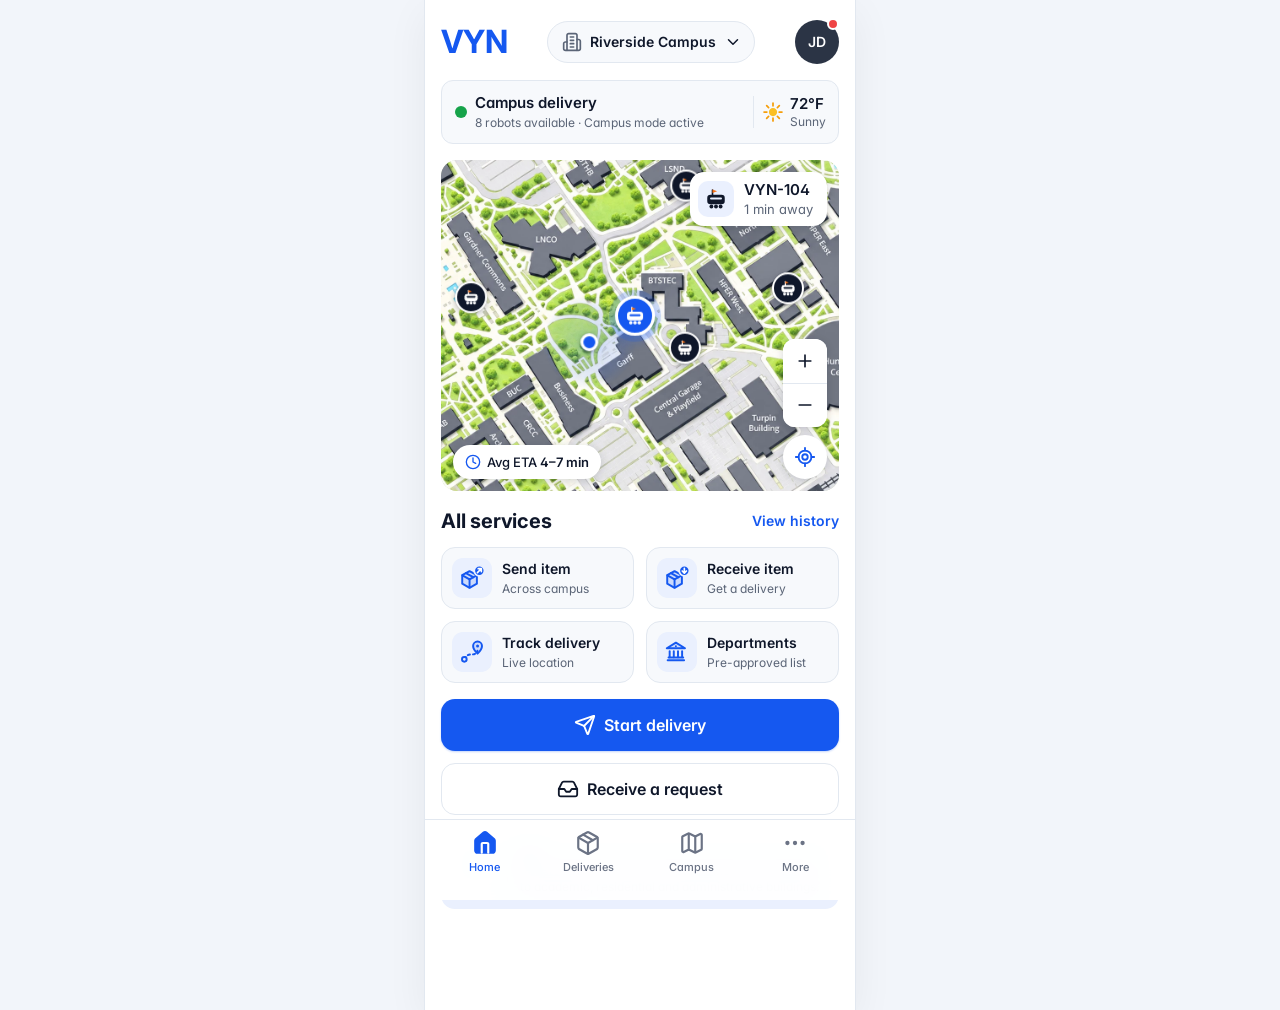
<file: index.html>
<!doctype html>
<html lang="en">
<head>
  <meta charset="utf-8" />
  <meta name="viewport" content="width=device-width, initial-scale=1, viewport-fit=cover" />
  <meta name="theme-color" content="#ffffff" />
  <meta name="description" content="VYN User — autonomous campus delivery. Send, receive and track items across campus." />
  <title>VYN — Home</title>
  <link rel="icon" href="assets/favicon.svg" type="image/svg+xml" />
  <link rel="preconnect" href="https://fonts.googleapis.com" />
  <link rel="preconnect" href="https://fonts.gstatic.com" crossorigin />
  <link href="https://fonts.googleapis.com/css2?family=Inter:wght@400;500;600;700&display=swap" rel="stylesheet" />
  <link rel="preload" as="image" href="assets/campus-map.webp" type="image/webp" />
  <link rel="stylesheet" href="css/styles.css?v=4" />
</head>
<body>
  <!-- Reusable SVG symbols (exported from the VYN Figma file) -->
  <svg class="sprite" aria-hidden="true" focusable="false">
    <symbol id="i-building" viewBox="0 0 20 20" fill="none" stroke="currentColor" stroke-width="1.66667" stroke-linecap="round" stroke-linejoin="round">
      <path d="M5 18.3333V3.33334C5 2.89131 5.17559 2.46739 5.48816 2.15483C5.80072 1.84227 6.22464 1.66667 6.66667 1.66667H13.3333C13.7754 1.66667 14.1993 1.84227 14.5118 2.15483C14.8244 2.46739 15 2.89131 15 3.33334V18.3333H5Z"/>
      <path d="M5 10H3.33334C2.89131 10 2.46739 10.1756 2.15483 10.4882C1.84227 10.8007 1.66667 11.2246 1.66667 11.6667V16.6667C1.66667 17.1087 1.84227 17.5326 2.15483 17.8452C2.46739 18.1577 2.89131 18.3333 3.33334 18.3333H5"/>
      <path d="M15 7.5H16.6667C17.1087 7.5 17.5326 7.6756 17.8452 7.98816C18.1577 8.30072 18.3333 8.72464 18.3333 9.16667V16.6667C18.3333 17.1087 18.1577 17.5326 17.8452 17.8452C17.5326 18.1577 17.1087 18.3333 16.6667 18.3333H15"/>
      <path d="M8.33333 5H11.6667M8.33333 8.33333H11.6667M8.33333 11.6667H11.6667M8.33333 15H11.6667"/>
    </symbol>
    <symbol id="i-chevron-down" viewBox="0 0 18 18" fill="none" stroke="currentColor" stroke-width="1.5" stroke-linecap="round" stroke-linejoin="round">
      <path d="M4.5 6.75L9 11.25L13.5 6.75"/>
    </symbol>
    <symbol id="i-sun" viewBox="0 0 22 22" fill="none">
      <path d="M11 15.125C13.2782 15.125 15.125 13.2782 15.125 11C15.125 8.72183 13.2782 6.875 11 6.875C8.72183 6.875 6.875 8.72183 6.875 11C6.875 13.2782 8.72183 15.125 11 15.125Z" fill="#FBBF24"/>
      <path d="M11 2.0625V4.8125M11 17.1875V19.9375M2.0625 11H4.8125M17.1875 11H19.9375M4.675 4.675L6.6 6.6M15.4 15.4L17.325 17.325M4.675 17.325L6.6 15.4M15.4 6.6L17.325 4.675" stroke="#F59E0B" stroke-width="1.75" stroke-linecap="round"/>
    </symbol>
    <symbol id="i-robot" viewBox="0 0 24 24">
      <path d="M8.5 8V3" stroke="currentColor" stroke-width="1.6" stroke-linecap="round" fill="none"/>
      <path d="M8.5 2.6l4.6 1.65-4.6 1.65z" fill="#F97316"/>
      <rect x="3.25" y="7.75" width="17.5" height="9.5" rx="3.25" fill="currentColor"/>
      <rect x="6" y="10.4" width="12" height="2.1" rx="1.05" style="fill: var(--robot-strip, #fff)"/>
      <circle cx="7.4" cy="19.55" r="1.95" fill="currentColor"/>
      <circle cx="12" cy="19.55" r="1.95" fill="currentColor"/>
      <circle cx="16.6" cy="19.55" r="1.95" fill="currentColor"/>
    </symbol>
    <symbol id="i-svc-send" viewBox="0 0 36 36">
      <rect width="36" height="36" rx="10" fill="#EAF0FE"/>
      <g transform="translate(6 6)" fill="none" stroke="#1558F0" stroke-width="1.75" stroke-linecap="round" stroke-linejoin="round">
        <g transform="translate(-1.2 2.4)"><path d="M11 3.4 17.6 7.1v7.6L11 18.4 4.4 14.7V7.1z" fill="#1558F0" fill-opacity=".14"/>
        <path d="M4.6 7.2 11 10.8l6.4-3.6"/><path d="M11 10.8v7.4"/><path d="M7.7 5.2l6.6 3.7"/></g>
        <circle cx="18.6" cy="5.4" r="4.6" fill="#1558F0" stroke="#EAF0FE" stroke-width="1.6"/>
        <path d="M16.9 7.1l3.4-3.4M17.6 3.6h2.8v2.8" stroke="#fff" stroke-width="1.5"/>
      </g>
    </symbol>
    <symbol id="i-svc-receive" viewBox="0 0 36 36">
      <rect width="36" height="36" rx="10" fill="#EAF0FE"/>
      <g transform="translate(6 6)" fill="none" stroke="#1558F0" stroke-width="1.75" stroke-linecap="round" stroke-linejoin="round">
        <g transform="translate(-1.2 2.4)"><path d="M11 3.4 17.6 7.1v7.6L11 18.4 4.4 14.7V7.1z" fill="#1558F0" fill-opacity=".14"/>
        <path d="M4.6 7.2 11 10.8l6.4-3.6"/><path d="M11 10.8v7.4"/><path d="M7.7 5.2l6.6 3.7"/></g>
        <circle cx="18.6" cy="5.4" r="4.6" fill="#1558F0" stroke="#EAF0FE" stroke-width="1.6"/>
        <path d="M18.6 3.2v4.3M16.7 5.7l1.9 1.9 1.9-1.9" stroke="#fff" stroke-width="1.5"/>
      </g>
    </symbol>
    <symbol id="i-svc-track" viewBox="0 0 36 36">
      <rect width="36" height="36" rx="10" fill="#EAF0FE"/>
      <g transform="translate(6 6)" fill="none" stroke="#1558F0" stroke-width="1.75" stroke-linecap="round" stroke-linejoin="round">
        <path d="M5.6 18.4c.6-3.4 3.3-4.2 6-4.2 2.6 0 4.6-.7 5.3-3.4" stroke-dasharray="2 2.6"/>
        <circle cx="5.1" cy="18.6" r="2.1" fill="#EAF0FE"/>
        <path d="M17 2.6a4 4 0 0 1 4 4c0 3-4 6.9-4 6.9s-4-3.9-4-6.9a4 4 0 0 1 4-4z" fill="#1558F0" fill-opacity=".14"/>
        <circle cx="17" cy="6.6" r="1.35" fill="#1558F0" stroke="none"/>
      </g>
    </symbol>
    <symbol id="i-svc-departments" viewBox="0 0 36 36">
      <rect width="36" height="36" rx="10" fill="#EAF0FE"/>
      <g transform="translate(6 6)" fill="none" stroke="#1558F0" stroke-width="1.75" stroke-linecap="round" stroke-linejoin="round">
        <path d="M2.8 8.6 11 3.6l8.2 5z" fill="#1558F0" fill-opacity=".14"/>
        <path d="M5.4 11.2v5.6M9.1 11.2v5.6M12.9 11.2v5.6M16.6 11.2v5.6"/>
        <path d="M3.6 19.4h14.8M4.4 16.9h13.2"/>
        <circle cx="11" cy="6.9" r=".9" fill="#1558F0" stroke="none"/>
      </g>
    </symbol>
    <symbol id="i-send" viewBox="0 0 22 22" fill="none" stroke="currentColor" stroke-width="1.83333" stroke-linecap="round" stroke-linejoin="round">
      <path d="M13.3247 19.8788C13.3595 19.9656 13.42 20.0397 13.4982 20.0911C13.5763 20.1425 13.6683 20.1687 13.7618 20.1663C13.8553 20.164 13.9458 20.133 14.0212 20.0777C14.0966 20.0224 14.1532 19.9453 14.1836 19.8568L20.1419 2.44018C20.1713 2.35895 20.1769 2.27106 20.1581 2.18677C20.1393 2.10248 20.0969 2.02529 20.0358 1.96422C19.9747 1.90316 19.8975 1.86075 19.8132 1.84195C19.729 1.82316 19.6411 1.82876 19.5598 1.85809L2.14317 7.81643C2.0547 7.84676 1.97764 7.90344 1.92232 7.97883C1.86699 8.05423 1.83606 8.14475 1.83366 8.23824C1.83127 8.33173 1.85753 8.42371 1.90892 8.50184C1.96031 8.57998 2.03437 8.64052 2.12117 8.67534L9.39033 11.5903C9.62013 11.6823 9.82891 11.8199 10.0041 11.9948C10.1793 12.1697 10.3172 12.3782 10.4097 12.6078L13.3247 19.8788Z"/>
      <path d="M20.0328 1.96808L10.0045 11.9955"/>
    </symbol>
    <symbol id="i-inbox" viewBox="0 0 22 22" fill="none" stroke="currentColor" stroke-width="1.83333" stroke-linecap="round" stroke-linejoin="round">
      <path d="M20.1667 11H14.6667L12.8333 13.75H9.16666L7.33333 11H1.83333"/>
      <path d="M4.99583 4.68419L1.83333 11V16.5C1.83333 16.9863 2.02648 17.4526 2.3703 17.7964C2.71412 18.1402 3.18043 18.3334 3.66666 18.3334H18.3333C18.8196 18.3334 19.2859 18.1402 19.6297 17.7964C19.9735 17.4526 20.1667 16.9863 20.1667 16.5V11L17.0042 4.68419C16.8524 4.37874 16.6184 4.12169 16.3285 3.94194C16.0387 3.76219 15.7044 3.66687 15.3633 3.66669H6.63666C6.29558 3.66687 5.96132 3.76219 5.67145 3.94194C5.38158 4.12169 5.14761 4.37874 4.99583 4.68419Z"/>
    </symbol>
    <symbol id="i-bulb" viewBox="0 0 22 22" fill="none" stroke="currentColor" stroke-width="1.83333" stroke-linecap="round" stroke-linejoin="round">
      <path d="M13.75 12.8333C13.9333 11.9166 14.3917 11.275 15.125 10.5416C16.0417 9.71665 16.5 8.52498 16.5 7.33331C16.5 5.87462 15.9205 4.47568 14.8891 3.44423C13.8576 2.41278 12.4587 1.83331 11 1.83331C9.54131 1.83331 8.14236 2.41278 7.11091 3.44423C6.07946 4.47568 5.5 5.87462 5.5 7.33331C5.5 8.24998 5.68333 9.34998 6.875 10.5416C7.51667 11.1833 8.06667 11.9166 8.25 12.8333"/>
      <path d="M8.25 16.5H13.75"/><path d="M9.16667 20.1667H12.8333"/>
    </symbol>
    <symbol id="i-home" viewBox="0 0 26 26" fill="none" stroke="currentColor" stroke-width="2.16667" stroke-linecap="round" stroke-linejoin="round">
      <path style="fill: var(--home-fill, none)" d="M3.25 10.8333C3.24992 10.5182 3.31861 10.2068 3.45127 9.92087C3.58393 9.63497 3.77736 9.38145 4.01808 9.17801L11.6014 2.67909C11.9925 2.34857 12.488 2.16724 13 2.16724C13.512 2.16724 14.0075 2.34857 14.3986 2.67909L21.9819 9.17801C22.2226 9.38145 22.4161 9.63497 22.5487 9.92087C22.6814 10.2068 22.7501 10.5182 22.75 10.8333V20.5833C22.75 21.158 22.5217 21.7091 22.1154 22.1154C21.7091 22.5217 21.158 22.75 20.5833 22.75H5.41667C4.84203 22.75 4.29093 22.5217 3.8846 22.1154C3.47827 21.7091 3.25 21.158 3.25 20.5833V10.8333Z"/>
      <path style="stroke: var(--home-door, currentColor)" d="M16.25 22.75V14.0833C16.25 13.796 16.1359 13.5205 15.9327 13.3173C15.7295 13.1141 15.454 13 15.1667 13H10.8333C10.546 13 10.2705 13.1141 10.0673 13.3173C9.86414 13.5205 9.75 13.796 9.75 14.0833V22.75"/>
    </symbol>
    <symbol id="i-deliveries" viewBox="0 0 26 26" fill="none" stroke="currentColor" stroke-width="2.16667" stroke-linecap="round" stroke-linejoin="round">
      <path d="M11.9167 23.5408C12.246 23.731 12.6197 23.8311 13 23.8311C13.3803 23.8311 13.754 23.731 14.0833 23.5408L21.6667 19.2075C21.9957 19.0175 22.269 18.7444 22.4592 18.4154C22.6493 18.0865 22.7496 17.7133 22.75 17.3333V8.66666C22.7496 8.28671 22.6493 7.91354 22.4592 7.58459C22.269 7.25564 21.9957 6.98247 21.6667 6.7925L14.0833 2.45916C13.754 2.269 13.3803 2.16888 13 2.16888C12.6197 2.16888 12.246 2.269 11.9167 2.45916L4.33333 6.7925C4.00428 6.98247 3.73098 7.25564 3.54083 7.58459C3.35069 7.91354 3.25039 8.28671 3.25 8.66666V17.3333C3.25039 17.7133 3.35069 18.0865 3.54083 18.4154C3.73098 18.7444 4.00428 19.0175 4.33333 19.2075L11.9167 23.5408Z"/>
      <path d="M13 23.8333V13"/><path d="M3.56416 7.58331L13 13L22.4358 7.58331"/><path d="M8.125 4.62585L17.875 10.205"/>
    </symbol>
    <symbol id="i-campus" viewBox="0 0 26 26" fill="none" stroke="currentColor" stroke-width="2.16667" stroke-linecap="round" stroke-linejoin="round">
      <path d="M15.2815 6.01575C15.5822 6.16602 15.9138 6.24426 16.25 6.24426C16.5862 6.24426 16.9178 6.16602 17.2185 6.01575L21.1824 4.03325C21.3477 3.95065 21.5314 3.91171 21.716 3.92011C21.9005 3.92852 22.0799 3.984 22.237 4.08127C22.3941 4.17855 22.5237 4.31439 22.6135 4.47588C22.7033 4.63737 22.7503 4.81914 22.75 5.00391V18.8316C22.7499 19.0327 22.6938 19.2298 22.588 19.4009C22.4822 19.572 22.3308 19.7102 22.1509 19.8001L17.2185 22.2668C16.9178 22.4171 16.5862 22.4953 16.25 22.4953C15.9138 22.4953 15.5822 22.4171 15.2815 22.2668L10.7185 19.9853C10.4178 19.8351 10.0862 19.7568 9.75 19.7568C9.41381 19.7568 9.08224 19.8351 8.7815 19.9853L4.81759 21.9678C4.65222 22.0505 4.46845 22.0894 4.28378 22.081C4.09911 22.0725 3.91967 22.0169 3.76255 21.9195C3.60542 21.8221 3.47584 21.6861 3.38612 21.5245C3.29641 21.3629 3.24955 21.1809 3.25 20.9961V7.1695C3.25011 6.96836 3.30621 6.77123 3.41202 6.60018C3.51783 6.42912 3.66917 6.2909 3.84909 6.201L8.7815 3.73425C9.08224 3.58397 9.41381 3.50574 9.75 3.50574C10.0862 3.50574 10.4178 3.58397 10.7185 3.73425L15.2815 6.01575Z"/>
      <path d="M16.25 6.24432V22.4943"/><path d="M9.75 3.50568V19.7557"/>
    </symbol>
    <symbol id="i-more" viewBox="0 0 26 26" fill="none" stroke="currentColor" stroke-width="2.16667" stroke-linecap="round" stroke-linejoin="round">
      <circle cx="13" cy="13" r="1.08"/><circle cx="20.58" cy="13" r="1.08"/><circle cx="5.42" cy="13" r="1.08"/>
    </symbol>
    <symbol id="i-locate" viewBox="0 0 22 22" fill="none" stroke="currentColor" stroke-width="1.83333" stroke-linecap="round" stroke-linejoin="round">
      <path d="M1.83 11H4.58M17.42 11H20.17M11 1.83V4.58M11 17.42V20.17"/>
      <circle cx="11" cy="11" r="6.42"/><circle cx="11" cy="11" r="2.75"/>
    </symbol>
    <symbol id="i-clock" viewBox="0 0 24 24" fill="none" stroke="currentColor" stroke-width="2" stroke-linecap="round" stroke-linejoin="round">
      <circle cx="12" cy="12" r="10"/><path d="M12 6v6l4 2"/>
    </symbol>
    <symbol id="i-plus" viewBox="0 0 24 24" fill="none" stroke="currentColor" stroke-width="2" stroke-linecap="round"><path d="M12 5v14M5 12h14"/></symbol>
    <symbol id="i-minus" viewBox="0 0 24 24" fill="none" stroke="currentColor" stroke-width="2" stroke-linecap="round"><path d="M5 12h14"/></symbol>
    <symbol id="i-check" viewBox="0 0 24 24" fill="none" stroke="currentColor" stroke-width="2.4" stroke-linecap="round" stroke-linejoin="round"><path d="M20 6 9 17l-5-5"/></symbol>
    <symbol id="i-x" viewBox="0 0 24 24" fill="none" stroke="currentColor" stroke-width="2" stroke-linecap="round"><path d="M18 6 6 18M6 6l12 12"/></symbol>
    <symbol id="i-package" viewBox="0 0 24 24" fill="none" stroke="currentColor" stroke-width="2" stroke-linecap="round" stroke-linejoin="round">
      <path d="M11 21.73a2 2 0 0 0 2 0l7-4A2 2 0 0 0 21 16V8a2 2 0 0 0-1-1.73l-7-4a2 2 0 0 0-2 0l-7 4A2 2 0 0 0 3 8v8a2 2 0 0 0 1 1.73z"/><path d="M12 22V12"/><path d="m3.3 7 7.703 4.734a2 2 0 0 0 1.994 0L20.7 7"/><path d="m7.5 4.27 9 5.15"/>
    </symbol>
    <symbol id="i-check-circle" viewBox="0 0 24 24" fill="none" stroke="currentColor" stroke-width="2" stroke-linecap="round" stroke-linejoin="round"><circle cx="12" cy="12" r="10"/><path d="m9 12 2 2 4-4"/></symbol>
  </svg>

  <a class="skip-link" href="#main">Skip to content</a>

  <div class="app">

    <div class="screen">
      <!-- Header -->
      <header class="header">
        <a href="#home" class="logo" aria-label="VYN home">VYN</a>
        <button class="campus-select" type="button" data-open-sheet="campus" aria-haspopup="dialog" aria-label="Change campus. Current campus: Riverside Campus">
          <svg class="icon-20 muted"><use href="#i-building"/></svg>
          <span class="campus-select__name" data-campus-name>Riverside Campus</span>
          <svg class="icon-18"><use href="#i-chevron-down"/></svg>
        </button>
        <button class="avatar" type="button" data-open-sheet="notifications" aria-haspopup="dialog" aria-label="Account and notifications, 2 new">
          <span aria-hidden="true">JD</span>
          <span class="avatar__dot" aria-hidden="true"></span>
        </button>
      </header>

      <main id="main" class="content">
        <!-- Campus status -->
        <section class="status-strip" aria-label="Campus delivery status">
          <span class="status-dot" aria-hidden="true"></span>
          <div class="status-strip__text">
            <p class="status-strip__title">Campus delivery <span class="sr-only">is operating normally.</span></p>
            <p class="status-strip__detail"><span data-available-count>8</span> robots available · Campus mode active</p>
          </div>
          <span class="divider-v" aria-hidden="true"></span>
          <div class="weather" aria-label="Weather: 72 degrees Fahrenheit, sunny">
            <svg class="icon-22" aria-hidden="true"><use href="#i-sun"/></svg>
            <div class="weather__text" aria-hidden="true">
              <span class="weather__temp">72°F</span>
              <span class="weather__cond">Sunny</span>
            </div>
          </div>
        </section>

        <!-- Live campus map -->
        <section class="map-card" aria-label="Live campus map">
          <div class="map" data-map tabindex="0" aria-describedby="map-help">
            <div class="map__layer" data-map-layer>
              <picture>
                <source srcset="assets/campus-map.webp" type="image/webp" />
                <img class="map__img" src="assets/campus-map.jpg" width="1420" height="1058" alt="Illustrated map of Riverside Campus showing buildings, paths and South Campus Drive" draggable="false" />
              </picture>
              <div class="map__markers" data-markers></div>
            </div>
            <p id="map-help" class="sr-only">Drag to move the map. Pinch, scroll or use the plus and minus buttons to zoom. Use arrow keys to pan when the map is focused.</p>
          </div>

          <!-- Overlays -->
          <div class="map-callout" data-callout role="status" aria-live="polite">
            <span class="map-callout__icon" aria-hidden="true"><svg viewBox="0 0 24 24"><use href="#i-robot"/></svg></span>
            <span class="map-callout__text">
              <strong data-callout-name>VYN-107</strong>
              <span data-callout-eta>2 min away</span>
            </span>
          </div>

          <div class="map-pill map-pill--eta">
            <svg class="icon-16 brand" aria-hidden="true"><use href="#i-clock"/></svg>
            <span>Avg ETA <strong data-avg-eta>5–9 min</strong></span>
          </div>

          <div class="map-controls" role="group" aria-label="Map controls">
            <button type="button" class="map-btn" data-zoom="in" aria-label="Zoom in"><svg class="icon-20"><use href="#i-plus"/></svg></button>
            <button type="button" class="map-btn" data-zoom="out" aria-label="Zoom out"><svg class="icon-20"><use href="#i-minus"/></svg></button>
          </div>
          <button type="button" class="map-btn map-btn--locate" data-locate aria-label="Center map on my location">
            <svg class="icon-22 brand"><use href="#i-locate"/></svg>
          </button>
        </section>

        <div class="side">
          <!-- Services -->
          <section class="services" aria-labelledby="services-title">
            <div class="section-header">
              <h2 id="services-title" class="section-title">All services</h2>
              <a class="link" href="screens.html">View history</a>
            </div>
            <div class="service-grid">
              <a class="service-card" href="send.html#person">
                <svg class="icon-36" aria-hidden="true"><use href="#i-svc-send"/></svg>
                <span class="service-card__text"><span class="service-card__title">Send item</span><span class="service-card__sub">Across campus</span></span>
              </a>
              <a class="service-card" href="handoff.html">
                <svg class="icon-36" aria-hidden="true"><use href="#i-svc-receive"/></svg>
                <span class="service-card__text"><span class="service-card__title">Receive item</span><span class="service-card__sub">Get a delivery</span></span>
              </a>
              <a class="service-card" href="tracking.html">
                <svg class="icon-36" aria-hidden="true"><use href="#i-svc-track"/></svg>
                <span class="service-card__text"><span class="service-card__title">Track delivery</span><span class="service-card__sub">Live location</span></span>
              </a>
              <a class="service-card" href="send.html#department">
                <svg class="icon-36" aria-hidden="true"><use href="#i-svc-departments"/></svg>
                <span class="service-card__text"><span class="service-card__title">Departments</span><span class="service-card__sub">Pre-approved list</span></span>
              </a>
            </div>
          </section>

          <!-- Primary actions -->
          <section class="actions" aria-label="Quick actions">
            <a class="btn btn--primary" href="send.html#department">
              <svg class="icon-22" aria-hidden="true"><use href="#i-send"/></svg><span>Start delivery</span>
            </a>
            <a class="btn btn--secondary" href="handoff.html">
              <svg class="icon-22" aria-hidden="true"><use href="#i-inbox"/></svg><span>Receive a request</span>
            </a>
          </section>

          <!-- Tip -->
          <aside class="tip" aria-label="Tip">
            <span class="tip__icon" aria-hidden="true"><svg class="icon-22 brand"><use href="#i-bulb"/></svg></span>
            <span class="tip__rule" aria-hidden="true"></span>
            <div class="tip__text">
              <p class="tip__eyebrow">TIP</p>
              <p class="tip__body">Robots operate across campus paths and can deliver to academic, residential and administrative buildings.</p>
            </div>
          </aside>
        </div>
      </main>
    </div>

    <!-- Mobile bottom navigation -->
    <nav class="bottom-nav" aria-label="Primary">
      <ul class="nav-list" data-nav>
        <li><a href="#home" class="nav-item is-active" aria-current="page" data-tab="home"><svg class="icon-26"><use href="#i-home"/></svg><span>Home</span></a></li>
        <li><a href="tracking.html" class="nav-item" data-tab="deliveries"><svg class="icon-26"><use href="#i-deliveries"/></svg><span>Deliveries</span></a></li>
        <li><a href="#campus" class="nav-item" data-tab="campus"><svg class="icon-26"><use href="#i-campus"/></svg><span>Campus</span></a></li>
        <li><a href="screens.html" class="nav-item" data-tab="more"><svg class="icon-26"><use href="#i-more"/></svg><span>More</span></a></li>
      </ul>
    </nav>
  </div>

  <!-- Bottom sheets -->
  <div class="sheet-backdrop" data-sheet-backdrop hidden></div>

  <div class="sheet" role="dialog" aria-modal="true" aria-labelledby="sheet-campus-title" data-sheet="campus" hidden>
    <div class="sheet__grip" aria-hidden="true"></div>
    <div class="sheet__head">
      <h2 id="sheet-campus-title" class="sheet__title">Choose campus</h2>
      <button type="button" class="icon-btn" data-close-sheet aria-label="Close"><svg class="icon-20"><use href="#i-x"/></svg></button>
    </div>
    <ul class="option-list" role="radiogroup" aria-labelledby="sheet-campus-title" data-campus-list>
      <li><button type="button" class="option" role="radio" aria-checked="true" data-campus="Riverside Campus" data-robots="8">
        <span class="option__icon"><svg class="icon-20"><use href="#i-building"/></svg></span>
        <span class="option__text"><span class="option__title">Riverside Campus</span><span class="option__sub">8 robots available · Campus mode active</span></span>
        <svg class="icon-20 option__check" aria-hidden="true"><use href="#i-check"/></svg>
      </button></li>
      <li><button type="button" class="option" role="radio" aria-checked="false" data-campus="North Campus" data-robots="5">
        <span class="option__icon"><svg class="icon-20"><use href="#i-building"/></svg></span>
        <span class="option__text"><span class="option__title">North Campus</span><span class="option__sub">5 robots available · Residential zone</span></span>
        <svg class="icon-20 option__check" aria-hidden="true"><use href="#i-check"/></svg>
      </button></li>
      <li><button type="button" class="option" role="radio" aria-checked="false" data-campus="Health Sciences" data-robots="3">
        <span class="option__icon"><svg class="icon-20"><use href="#i-building"/></svg></span>
        <span class="option__text"><span class="option__title">Health Sciences</span><span class="option__sub">3 robots available · Restricted hours</span></span>
        <svg class="icon-20 option__check" aria-hidden="true"><use href="#i-check"/></svg>
      </button></li>
    </ul>
  </div>

  <div class="sheet" role="dialog" aria-modal="true" aria-labelledby="sheet-notif-title" data-sheet="notifications" hidden>
    <div class="sheet__grip" aria-hidden="true"></div>
    <div class="sheet__head">
      <h2 id="sheet-notif-title" class="sheet__title">Notifications</h2>
      <button type="button" class="icon-btn" data-close-sheet aria-label="Close"><svg class="icon-20"><use href="#i-x"/></svg></button>
    </div>
    <ul class="notif-list">
      <li class="notif">
        <span class="notif__icon notif__icon--brand"><svg class="icon-20"><use href="#i-package"/></svg></span>
        <span class="option__text"><span class="option__title">Package from Maya Chen</span><span class="option__sub">Arrives at Science Hall in about 12 min</span></span>
        <span class="notif__time">Now</span>
      </li>
      <li class="notif">
        <span class="notif__icon notif__icon--success"><svg class="icon-20"><use href="#i-check-circle"/></svg></span>
        <span class="option__text"><span class="option__title">Delivered to Registrar Office</span><span class="option__sub">Front desk verified with code at 10:41 AM</span></span>
        <span class="notif__time">2h</span>
      </li>
    </ul>
  </div>

  <div class="toast" data-toast-el role="status" aria-live="polite"></div>

  <script src="js/map.js?v=4"></script>
  <script src="js/app.js?v=4"></script>
</body>
</html>
</file>
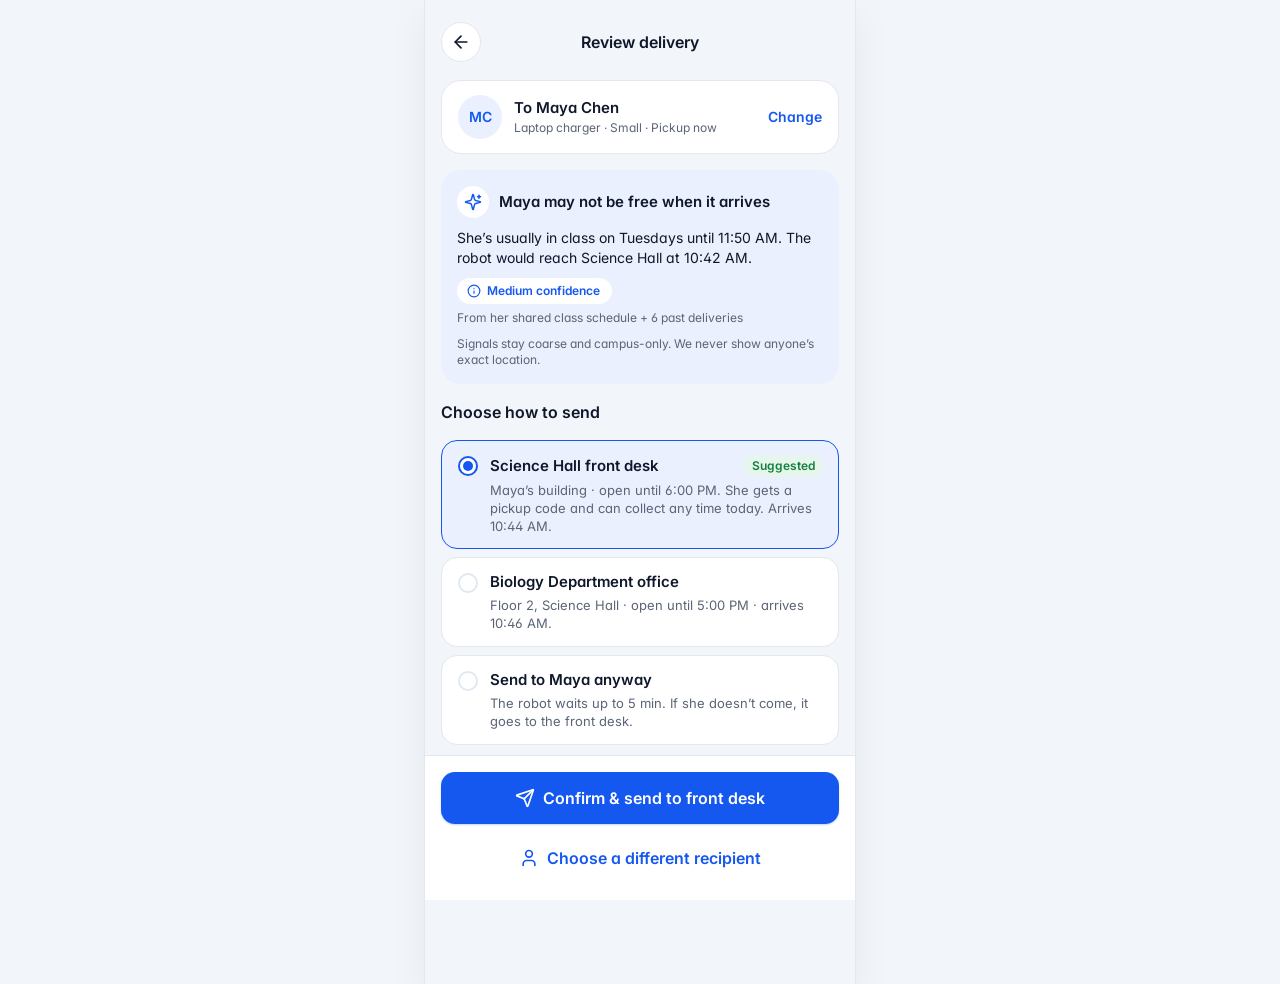
<file: ai-decision.html>
<!doctype html>
<html lang="en">
<head>
  <meta charset="utf-8" />
  <meta name="viewport" content="width=device-width, initial-scale=1, viewport-fit=cover" />
  <meta name="theme-color" content="#f2f5fa" />
  <title>VYN — Review delivery</title>
  <link rel="icon" href="assets/favicon.svg" type="image/svg+xml" />
  <link rel="preconnect" href="https://fonts.googleapis.com" />
  <link rel="preconnect" href="https://fonts.gstatic.com" crossorigin />
  <link href="https://fonts.googleapis.com/css2?family=Inter:wght@400;500;600;700&display=swap" rel="stylesheet" />
  <link rel="stylesheet" href="css/styles.css?v=4" />
  <link rel="stylesheet" href="css/flow.css?v=4" />
</head>
<body class="flow">
  <div class="screen screen--flow">
    <main class="flow-content" id="main">
      <header class="topbar">
        <a class="back-btn" href="send.html#person" data-back aria-label="Back"><svg class="g" aria-hidden="true"><use href="#g-arrow-left"/></svg></a>
        <h1 class="topbar__title">Review delivery</h1>
        <span></span>
      </header>

      <section class="card" style="padding:14px 16px" aria-label="Recipient">
        <div class="person">
          <span class="avatar-soft" data-bind="initials">MC</span>
          <span class="person__text"><span class="person__name" data-bind="to">To Maya Chen</span><span class="person__meta" data-bind="item">Laptop charger · Small · Pickup now</span></span>
          <a class="detail__action" href="send.html#person">Change</a>
        </div>
      </section>
      <section class="ai-card" aria-label="Availability suggestion">
        <div class="ai-card__head"><span class="ai-card__icon"><svg class="g18" aria-hidden="true"><use href="#g-sparkles"/></svg></span><p class="ai-card__title" data-bind="ai-title">Maya may not be free when it arrives</p></div>
        <p class="ai-card__body" data-bind="ai-body">She’s usually in class on Tuesdays until 11:50 AM. The robot would reach Science Hall at 10:42 AM.</p>
        <div class="ai-card__conf"><span class="status-chip status-chip--onsoft"><svg class="g" aria-hidden="true"><use href="#g-info"/></svg><span data-chip-label>Medium confidence</span></span><span>From her shared class schedule + 6 past deliveries</span></div>
        <p class="ai-card__fine">Signals stay coarse and campus-only. We never show anyone’s exact location.</p>
      </section>
      <div class="sec-head"><h2 class="sec-title">Choose how to send</h2></div>
      <div class="g8" role="radiogroup" aria-label="Choose how to send">
        <label class="option-card"><input type="radio" name="dest" value="desk" checked data-cta="Confirm &amp; send to front desk" data-href="assigned.html" data-icon="send" /><span class="option-card__radio" aria-hidden="true"></span><span class="option-card__text"><span class="option-card__head"><span class="option-card__title">Science Hall front desk</span><span class="badge">Suggested</span></span><span class="option-card__desc">Maya’s building · open until 6:00 PM. She gets a pickup code and can collect any time today. Arrives 10:44 AM.</span></span></label>
        <label class="option-card"><input type="radio" name="dest" value="office" data-cta="Confirm &amp; send to Biology office" data-href="assigned.html" data-icon="send" /><span class="option-card__radio" aria-hidden="true"></span><span class="option-card__text"><span class="option-card__head"><span class="option-card__title">Biology Department office</span></span><span class="option-card__desc">Floor 2, Science Hall · open until 5:00 PM · arrives 10:46 AM.</span></span></label>
        <label class="option-card"><input type="radio" name="dest" value="anyway" data-cta="Send to Maya anyway" data-href="assigned.html" data-icon="send" /><span class="option-card__radio" aria-hidden="true"></span><span class="option-card__text"><span class="option-card__head"><span class="option-card__title">Send to Maya anyway</span></span><span class="option-card__desc">The robot waits up to 5 min. If she doesn’t come, it goes to the front desk.</span></span></label>
      </div>
      <p class="why"><svg class="g16" aria-hidden="true"><use href="#g-user"/></svg><span>You decide — VYN only suggests. Nothing is sent until you confirm.</span></p>
    </main>
    <div class="action-bar">
      <a class="btn btn--primary" href="assigned.html" data-cta-for="dest" data-loading="Sending…"><svg class="g" aria-hidden="true"><use href="#g-send"/></svg><span data-label>Confirm &amp; send to front desk</span></a>
      <a class="btn btn--ghost" href="send.html#person"><svg class="g" aria-hidden="true"><use href="#g-user"/></svg><span data-label>Choose a different recipient</span></a>
      
    </div>
  </div>
  <div class="toast" data-toast-el role="status" aria-live="polite"></div>
  <script src="js/icons.js?v=4"></script>
  <script src="js/routemap.js?v=4"></script>
  <script src="js/flow.js?v=4"></script>
  <script>
(function(){
  const p = window.VYN.store.get('person', null);
  if (!p || p.name === 'Maya Chen') return;
  const first = p.name.split(' ')[0];
  const set = (k, v) => { const el = document.querySelector(`[data-bind="${k}"]`); if (el) el.textContent = v; };
  set('initials', p.initials); set('to', `To ${p.name}`); set('item', `${p.item} · ${p.size} · Pickup now`);
  set('ai-title', `${first} may not be free when it arrives`);
  set('ai-body', `${first} is often away from their building at this time. The robot would arrive at 10:42 AM.`);
  document.querySelectorAll('.option-card__title, .option-card__desc').forEach(el => { el.textContent = el.textContent.replace(/Maya’s/g, `${first}’s`).replace(/Maya/g, first).replace(/She gets/g, 'They get').replace(/she doesn’t/g, 'they don’t'); });
  document.querySelector('[data-cta-for] [data-label]').textContent = document.querySelector('input[name="dest"]:checked').dataset.cta;
  document.querySelectorAll('input[name="dest"]').forEach(i => { if (i.dataset.cta) i.dataset.cta = i.dataset.cta.replace('Maya', first); });
})();
</script>
</body>
</html>
</file>
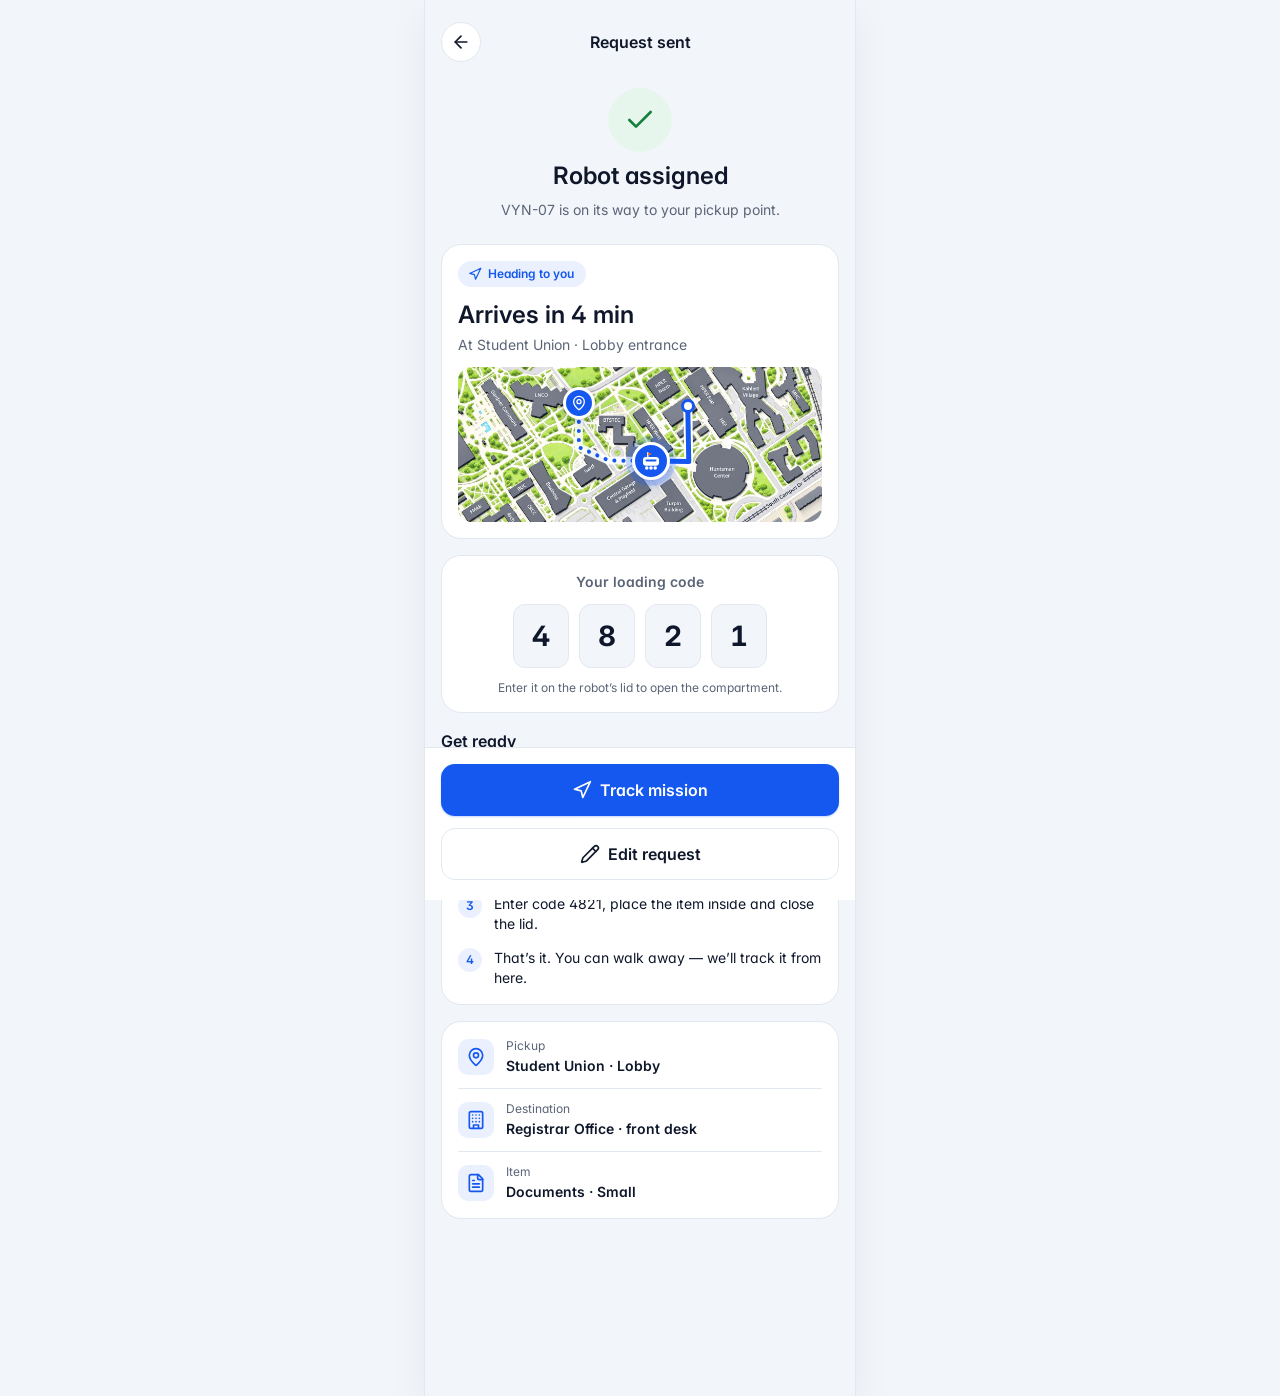
<file: assigned.html>
<!doctype html>
<html lang="en">
<head>
  <meta charset="utf-8" />
  <meta name="viewport" content="width=device-width, initial-scale=1, viewport-fit=cover" />
  <meta name="theme-color" content="#f2f5fa" />
  <title>VYN — Robot assigned</title>
  <link rel="icon" href="assets/favicon.svg" type="image/svg+xml" />
  <link rel="preconnect" href="https://fonts.googleapis.com" />
  <link rel="preconnect" href="https://fonts.gstatic.com" crossorigin />
  <link href="https://fonts.googleapis.com/css2?family=Inter:wght@400;500;600;700&display=swap" rel="stylesheet" />
  <link rel="stylesheet" href="css/styles.css?v=4" />
  <link rel="stylesheet" href="css/flow.css?v=4" />
</head>
<body class="flow">
  <div class="screen screen--flow">
    <main class="flow-content" id="main">
      <header class="topbar">
        <a class="back-btn" href="index.html" data-back aria-label="Back"><svg class="g" aria-hidden="true"><use href="#g-arrow-left"/></svg></a>
        <h1 class="topbar__title">Request sent</h1>
        <span></span>
      </header>

      <div class="confirm-hero">
        <span class="confirm-hero__icon pop-in"><svg class="g" aria-hidden="true"><use href="#g-check"/></svg></span>
        <p class="confirm-hero__title">Robot assigned</p>
        <p class="confirm-hero__sub">VYN-07 is on its way to your pickup point.</p>
      </div>
      <section class="card" aria-label="Robot arrival">
        <span class="status-chip status-chip--brand" data-assigned-chip><svg class="g" aria-hidden="true"><use href="#g-navigation"/></svg><span data-chip-label>Heading to you</span></span>
        <div class="headline"><p class="confirm-hero__title" style="text-align:left" aria-live="polite" data-eta>Arrives in 4 min</p><p class="headline__sub">At Student Union · Lobby entrance</p></div>
        <div class="route-map" style="--ar:329/140" data-route="E,D,C,B,A" data-cur="1,0.45" data-cur-glyph="robot" data-cur-label="VYN-07" data-dest-glyph="map-pin" data-dest-label="Your pickup point" data-live="75" role="img" aria-label="VYN-07 heading to Student Union lobby"></div>
      </section>
      <section class="card card--center" aria-label="Loading code">
        <p class="card__label" style="font-size:14px;line-height:20px">Your loading code</p>
        <div class="code" role="img" aria-label="Loading code 4 8 2 1"><span class="code__digit" aria-hidden="true">4</span><span class="code__digit" aria-hidden="true">8</span><span class="code__digit" aria-hidden="true">2</span><span class="code__digit" aria-hidden="true">1</span></div>
        <p class="code-caption">Enter it on the robot’s lid to open the compartment.</p>
      </section>
      <div class="sec-head"><h2 class="sec-title">Get ready</h2></div>
      <section class="card">
        <ol class="steps"><li class="step">Have your documents ready — they fit the small compartment.</li><li class="step">Meet the robot at the Student Union lobby entrance.</li><li class="step">Enter code 4821, place the item inside and close the lid.</li><li class="step">That’s it. You can walk away — we’ll track it from here.</li></ol>
      </section>
      <section class="card card--rows">
        <div class="detail"><span class="detail__tile"><svg class="g" aria-hidden="true"><use href="#g-map-pin"/></svg></span><span class="detail__text"><span class="detail__label">Pickup</span><span class="detail__value">Student Union · Lobby</span></span></div>
        <div class="detail"><span class="detail__tile"><svg class="g" aria-hidden="true"><use href="#g-building"/></svg></span><span class="detail__text"><span class="detail__label">Destination</span><span class="detail__value" data-bind="dest">Registrar Office · front desk</span></span></div>
        <div class="detail"><span class="detail__tile"><svg class="g" aria-hidden="true"><use href="#g-file-text"/></svg></span><span class="detail__text"><span class="detail__label">Item</span><span class="detail__value" data-bind="item">Documents · Small</span></span></div>
      </section>
    </main>
    <div class="action-bar">
      <a class="btn btn--primary" href="tracking.html"><svg class="g" aria-hidden="true"><use href="#g-navigation"/></svg><span data-label>Track mission</span></a>
      <a class="btn btn--secondary" href="send.html#department"><svg class="g" aria-hidden="true"><use href="#g-pencil"/></svg><span data-label>Edit request</span></a>
      
    </div>
  </div>
  <div class="toast" data-toast-el role="status" aria-live="polite"></div>
  <script src="js/icons.js?v=4"></script>
  <script src="js/routemap.js?v=4"></script>
  <script src="js/flow.js?v=4"></script>
  <script>
(function(){
  const d = window.VYN.store.get('dept', null);
  if (d) { document.querySelector('[data-bind="dest"]').textContent = `${d.name} · front desk`; document.querySelector('[data-bind="item"]').textContent = `${d.item} · Small`; }
  const map = document.querySelector('.route-map'), eta = document.querySelector('[data-eta]'), chip = document.querySelector('[data-assigned-chip]');
  let start = null, last = '';
  map.addEventListener('routeprogress', e => {
    if (start === null) start = e.detail;
    const left = (1 - e.detail) / (1 - start);
    const text = e.detail >= 1 ? 'Robot is here' : `Arrives in ${Math.max(1, Math.ceil(left * 4))} min`;
    if (text !== last) { eta.textContent = text; last = text; }
    if (e.detail >= 1) { chip.className = 'status-chip status-chip--success'; chip.querySelector('use').setAttribute('href', '#g-check-circle'); chip.querySelector('[data-chip-label]').textContent = 'At your pickup point'; }
  });
})();
</script>
</body>
</html>
</file>
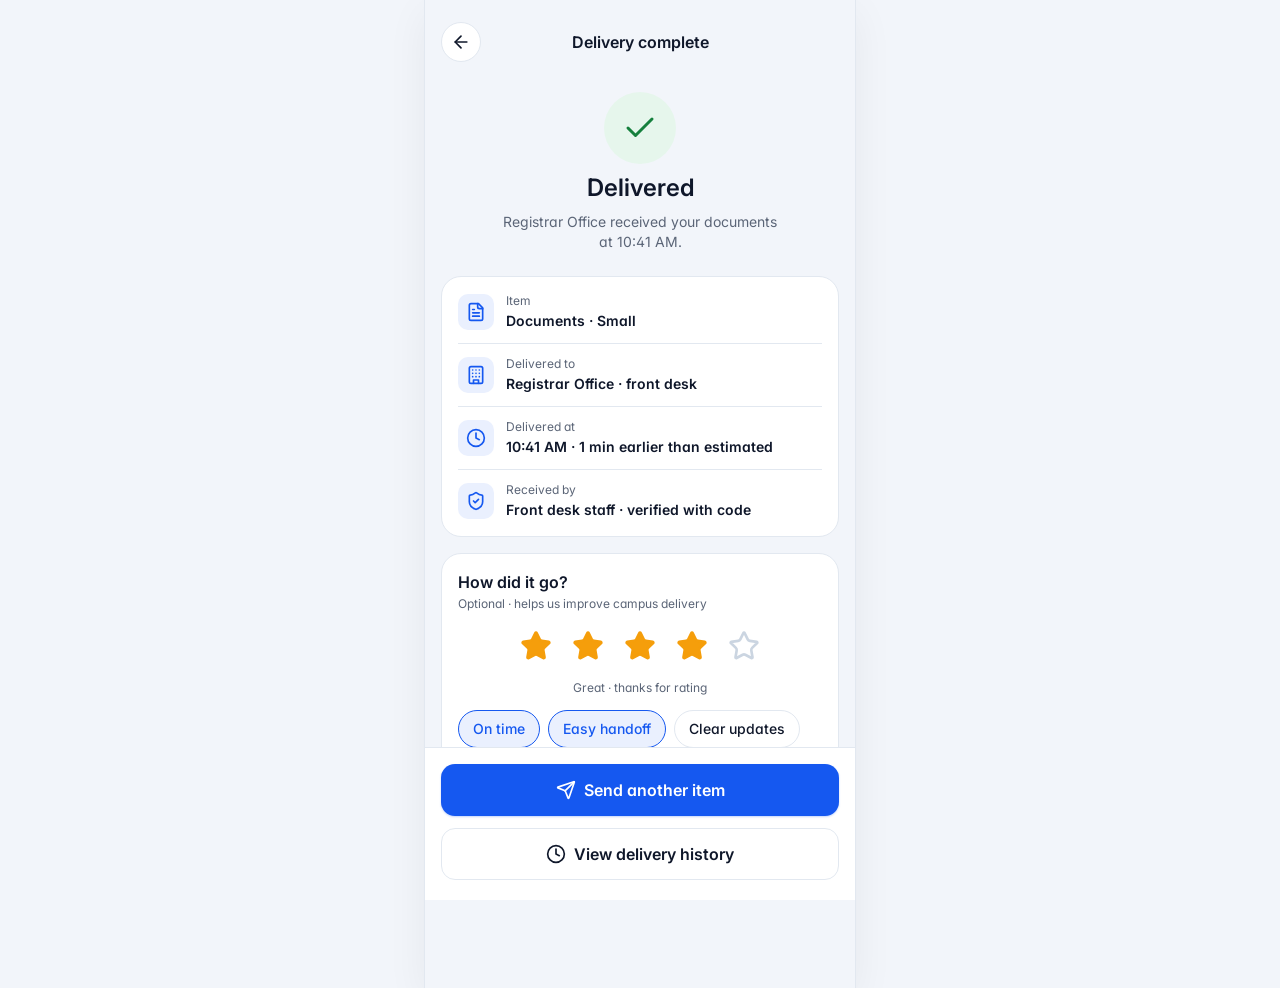
<file: complete.html>
<!doctype html>
<html lang="en">
<head>
  <meta charset="utf-8" />
  <meta name="viewport" content="width=device-width, initial-scale=1, viewport-fit=cover" />
  <meta name="theme-color" content="#f2f5fa" />
  <title>VYN — Delivery complete</title>
  <link rel="icon" href="assets/favicon.svg" type="image/svg+xml" />
  <link rel="preconnect" href="https://fonts.googleapis.com" />
  <link rel="preconnect" href="https://fonts.gstatic.com" crossorigin />
  <link href="https://fonts.googleapis.com/css2?family=Inter:wght@400;500;600;700&display=swap" rel="stylesheet" />
  <link rel="stylesheet" href="css/styles.css?v=4" />
  <link rel="stylesheet" href="css/flow.css?v=4" />
</head>
<body class="flow">
  <div class="screen screen--flow">
    <main class="flow-content" id="main">
      <header class="topbar">
        <a class="back-btn" href="index.html" data-back aria-label="Back"><svg class="g" aria-hidden="true"><use href="#g-arrow-left"/></svg></a>
        <h1 class="topbar__title">Delivery complete</h1>
        <span></span>
      </header>

      <div class="confirm-hero" style="padding-top:12px">
        <span class="confirm-hero__icon confirm-hero__icon--lg pop-in"><svg class="g" aria-hidden="true"><use href="#g-check"/></svg></span>
        <p class="confirm-hero__title">Delivered</p>
        <p class="confirm-hero__sub">Registrar Office received your documents at 10:41 AM.</p>
      </div>
      <section class="card card--rows" aria-label="Delivery summary">
        <div class="detail"><span class="detail__tile"><svg class="g" aria-hidden="true"><use href="#g-file-text"/></svg></span><span class="detail__text"><span class="detail__label">Item</span><span class="detail__value">Documents · Small</span></span></div>
        <div class="detail"><span class="detail__tile"><svg class="g" aria-hidden="true"><use href="#g-building"/></svg></span><span class="detail__text"><span class="detail__label">Delivered to</span><span class="detail__value">Registrar Office · front desk</span></span></div>
        <div class="detail"><span class="detail__tile"><svg class="g" aria-hidden="true"><use href="#g-clock"/></svg></span><span class="detail__text"><span class="detail__label">Delivered at</span><span class="detail__value">10:41 AM · 1 min earlier than estimated</span></span></div>
        <div class="detail"><span class="detail__tile"><svg class="g" aria-hidden="true"><use href="#g-shield-check"/></svg></span><span class="detail__text"><span class="detail__label">Received by</span><span class="detail__value">Front desk staff · verified with code</span></span></div>
      </section>
      <section class="card" style="gap:14px" aria-label="Feedback">
        <div class="g8" style="gap:2px"><h2 class="sec-title">How did it go?</h2><p class="sec-meta">Optional · helps us improve campus delivery</p></div>
        <div class="stars" role="radiogroup" aria-label="Rating" data-stars="4">
          <button type="button" class="star-btn" role="radio" aria-label="1 star"><svg class="g" aria-hidden="true"><use href="#g-star"/></svg></button><button type="button" class="star-btn" role="radio" aria-label="2 stars"><svg class="g" aria-hidden="true"><use href="#g-star"/></svg></button><button type="button" class="star-btn" role="radio" aria-label="3 stars"><svg class="g" aria-hidden="true"><use href="#g-star"/></svg></button><button type="button" class="star-btn" role="radio" aria-label="4 stars"><svg class="g" aria-hidden="true"><use href="#g-star"/></svg></button><button type="button" class="star-btn" role="radio" aria-label="5 stars"><svg class="g" aria-hidden="true"><use href="#g-star"/></svg></button>
        </div>
        <p class="sec-meta" style="text-align:center" data-stars-out aria-live="polite"></p>
        <div class="chips" data-multi>
          <button type="button" class="chip" aria-pressed="true">On time</button><button type="button" class="chip" aria-pressed="true">Easy handoff</button><button type="button" class="chip" aria-pressed="false">Clear updates</button><button type="button" class="chip" aria-pressed="false">Something went wrong</button>
        </div>
      </section>
    </main>
    <div class="action-bar">
      <a class="btn btn--primary" href="send.html#department"><svg class="g" aria-hidden="true"><use href="#g-send"/></svg><span data-label>Send another item</span></a>
      <a class="btn btn--secondary" href="#" data-toast="Delivery history is coming next"><svg class="g" aria-hidden="true"><use href="#g-clock"/></svg><span data-label>View delivery history</span></a>
      
    </div>
  </div>
  <div class="toast" data-toast-el role="status" aria-live="polite"></div>
  <script src="js/icons.js?v=4"></script>
  <script src="js/routemap.js?v=4"></script>
  <script src="js/flow.js?v=4"></script>
  <script>
document.querySelectorAll('[data-multi] .chip').forEach(c => c.addEventListener('click', () => c.setAttribute('aria-pressed', String(c.getAttribute('aria-pressed') !== 'true'))));
</script>
</body>
</html>
</file>
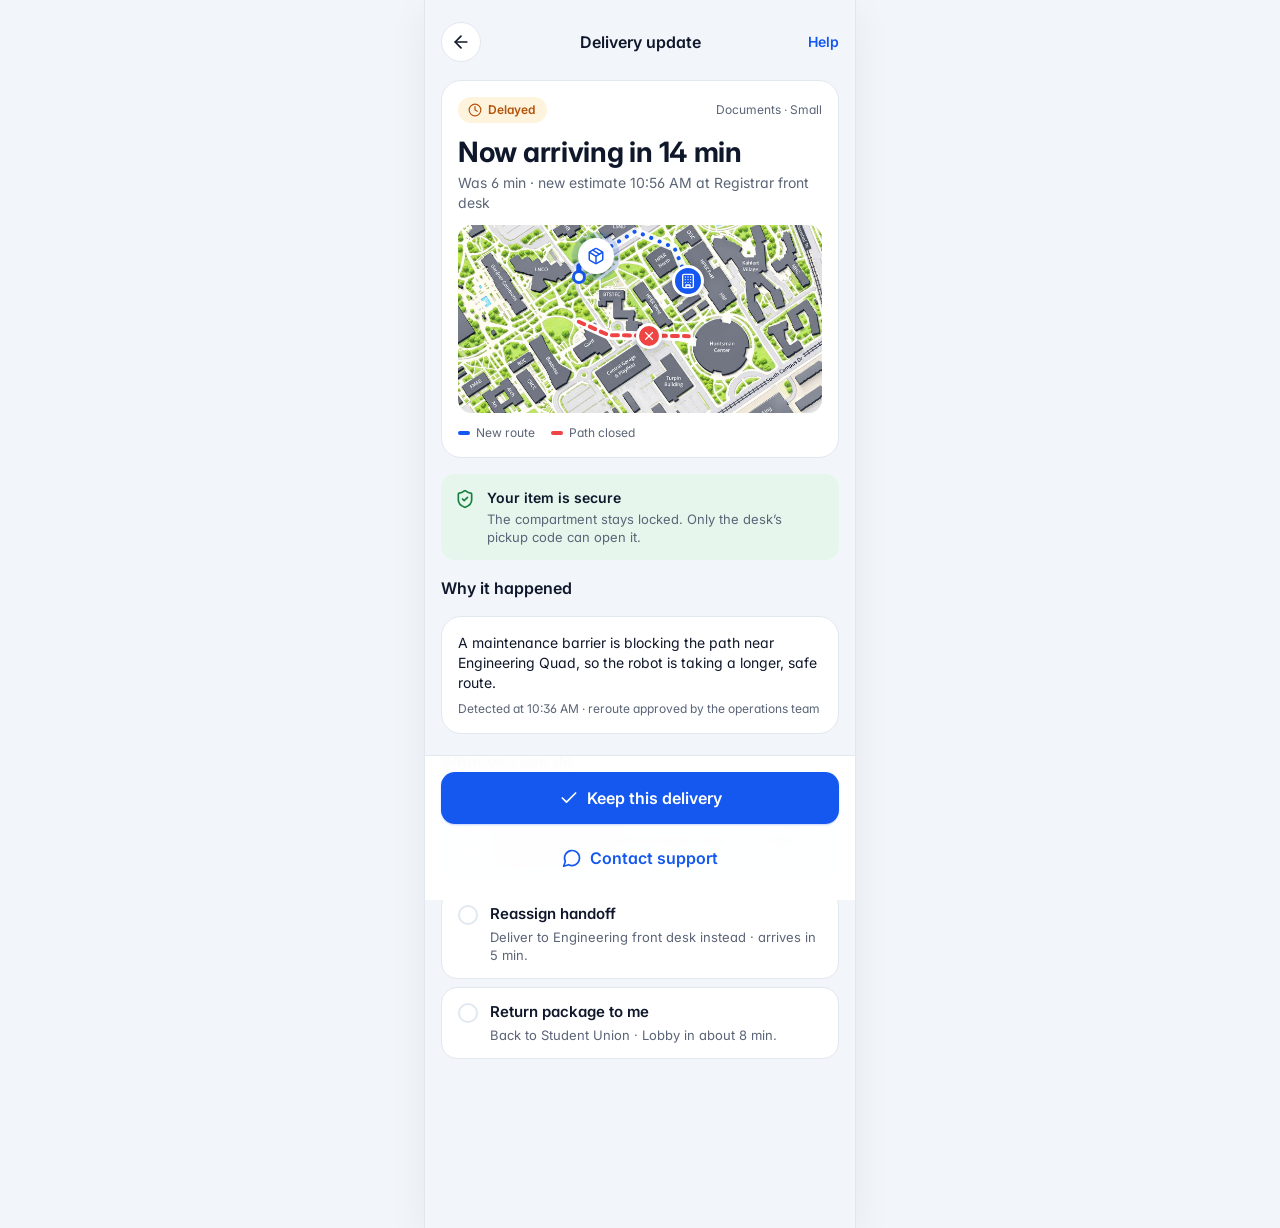
<file: delayed.html>
<!doctype html>
<html lang="en">
<head>
  <meta charset="utf-8" />
  <meta name="viewport" content="width=device-width, initial-scale=1, viewport-fit=cover" />
  <meta name="theme-color" content="#f2f5fa" />
  <title>VYN — Delivery delayed</title>
  <link rel="icon" href="assets/favicon.svg" type="image/svg+xml" />
  <link rel="preconnect" href="https://fonts.googleapis.com" />
  <link rel="preconnect" href="https://fonts.gstatic.com" crossorigin />
  <link href="https://fonts.googleapis.com/css2?family=Inter:wght@400;500;600;700&display=swap" rel="stylesheet" />
  <link rel="stylesheet" href="css/styles.css?v=4" />
  <link rel="stylesheet" href="css/flow.css?v=4" />
</head>
<body class="flow">
  <div class="screen screen--flow">
    <main class="flow-content" id="main">
      <header class="topbar">
        <a class="back-btn" href="index.html" data-back aria-label="Back"><svg class="g" aria-hidden="true"><use href="#g-arrow-left"/></svg></a>
        <h1 class="topbar__title">Delivery update</h1>
        <a class="topbar__trail" href="#" data-toast="Help opens a chat with campus delivery support">Help</a>
      </header>

      <section class="card" aria-label="Delivery status">
        <div class="status-row"><span class="status-chip status-chip--warning"><svg class="g" aria-hidden="true"><use href="#g-clock"/></svg><span data-chip-label>Delayed</span></span><span class="sec-meta">Documents · Small</span></div>
        <div class="headline"><p class="headline__title">Now arriving in 14 min</p><p class="headline__sub">Was 6 min · new estimate 10:56 AM at Registrar front desk</p></div>
        <div class="route-map" style="--ar:329/170" data-route="A,N1,N2,N3,E" data-cur="1,0.3" data-blocked="B,C,D" data-cur-label="Your package" data-dest-label="Registrar Office" role="img" aria-label="New route around a closed path near Engineering Quad"></div>
        <div class="legend"><span><i></i>New route</span><span><i class="is-closed"></i>Path closed</span></div>
      </section>
      <div class="notice notice--success" role="note"><svg class="g" aria-hidden="true"><use href="#g-shield-check"/></svg><div class="notice__text"><p class="notice__title">Your item is secure</p><p class="notice__body">The compartment stays locked. Only the desk’s pickup code can open it.</p></div></div>
      <div class="sec-head"><h2 class="sec-title">Why it happened</h2></div>
      <section class="card" style="gap:8px">
        <p style="font-size:14px;line-height:20px">A maintenance barrier is blocking the path near Engineering Quad, so the robot is taking a longer, safe route.</p>
        <p class="sec-meta">Detected at 10:36 AM · reroute approved by the operations team</p>
      </section>
      <div class="sec-head"><h2 class="sec-title">What you can do</h2></div>
      <div class="g8" role="radiogroup" aria-label="What you can do">
        <label class="option-card"><input type="radio" name="delay" value="keep" checked data-cta="Keep this delivery" data-href="tracking.html" data-icon="check" /><span class="option-card__radio" aria-hidden="true"></span><span class="option-card__text"><span class="option-card__head"><span class="option-card__title">Keep this delivery</span><span class="badge">Recommended</span></span><span class="option-card__desc">Still arrives well before the desk closes. No action needed from you.</span></span></label>
        <label class="option-card"><input type="radio" name="delay" value="reassign" data-cta="Reassign handoff" data-href="review.html" data-icon="route" /><span class="option-card__radio" aria-hidden="true"></span><span class="option-card__text"><span class="option-card__head"><span class="option-card__title">Reassign handoff</span></span><span class="option-card__desc">Deliver to Engineering front desk instead · arrives in 5 min.</span></span></label>
        <label class="option-card"><input type="radio" name="delay" value="return" data-cta="Return package to me" data-href="tracking.html" data-icon="undo" data-toast-msg="Returning to Student Union · Lobby" /><span class="option-card__radio" aria-hidden="true"></span><span class="option-card__text"><span class="option-card__head"><span class="option-card__title">Return package to me</span></span><span class="option-card__desc">Back to Student Union · Lobby in about 8 min.</span></span></label>
      </div>
    </main>
    <div class="action-bar">
      <a class="btn btn--primary" href="tracking.html" data-cta-for="delay" data-loading="Updating…"><svg class="g" aria-hidden="true"><use href="#g-check"/></svg><span data-label>Keep this delivery</span></a>
      <a class="btn btn--ghost" href="#" data-toast="Support usually replies within 2 min"><svg class="g" aria-hidden="true"><use href="#g-message"/></svg><span data-label>Contact support</span></a>
      
    </div>
  </div>
  <div class="toast" data-toast-el role="status" aria-live="polite"></div>
  <script src="js/icons.js?v=4"></script>
  <script src="js/routemap.js?v=4"></script>
  <script src="js/flow.js?v=4"></script>

</body>
</html>
</file>
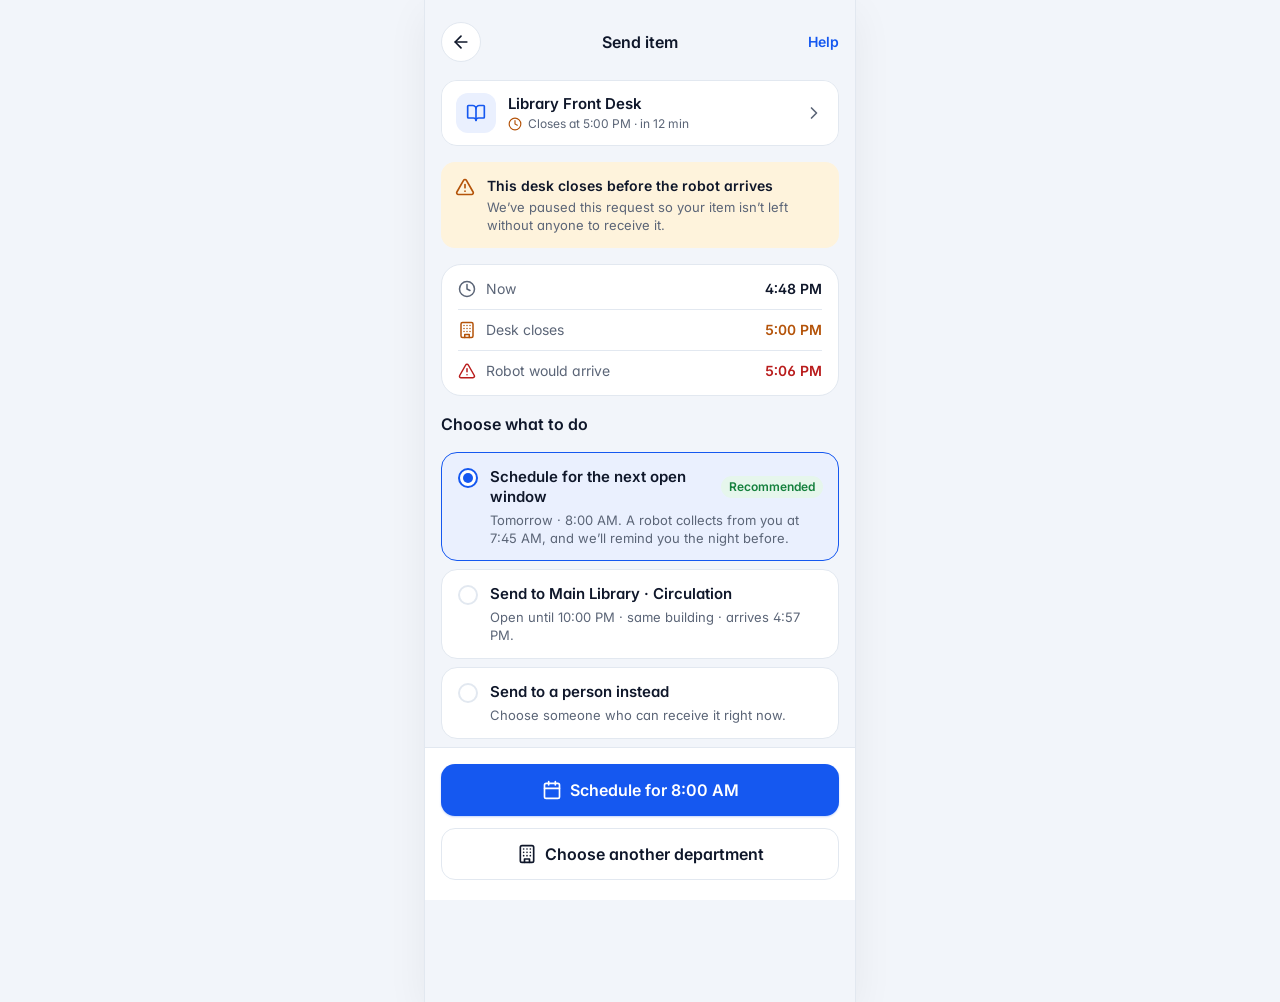
<file: department-closing.html>
<!doctype html>
<html lang="en">
<head>
  <meta charset="utf-8" />
  <meta name="viewport" content="width=device-width, initial-scale=1, viewport-fit=cover" />
  <meta name="theme-color" content="#f2f5fa" />
  <title>VYN — Department closing</title>
  <link rel="icon" href="assets/favicon.svg" type="image/svg+xml" />
  <link rel="preconnect" href="https://fonts.googleapis.com" />
  <link rel="preconnect" href="https://fonts.gstatic.com" crossorigin />
  <link href="https://fonts.googleapis.com/css2?family=Inter:wght@400;500;600;700&display=swap" rel="stylesheet" />
  <link rel="stylesheet" href="css/styles.css?v=4" />
  <link rel="stylesheet" href="css/flow.css?v=4" />
</head>
<body class="flow">
  <div class="screen screen--flow">
    <main class="flow-content" id="main">
      <header class="topbar">
        <a class="back-btn" href="send.html#department" data-back aria-label="Back"><svg class="g" aria-hidden="true"><use href="#g-arrow-left"/></svg></a>
        <h1 class="topbar__title">Send item</h1>
        <a class="topbar__trail" href="#" data-toast="Help opens a chat with campus delivery support">Help</a>
      </header>

      <div class="card card--list list" aria-label="Selected department">
        <a class="row" href="send.html#department"><span class="row__lead"><svg class="g" aria-hidden="true"><use href="#g-book-open"/></svg></span><span class="row__text"><span class="row__title">Library Front Desk</span><span class="row__status"><svg class="g14 c-warning" aria-hidden="true"><use href="#g-clock"/></svg><span>Closes at 5:00 PM · in 12 min</span></span></span><svg class="g row__chev" aria-hidden="true"><use href="#g-chevron-right"/></svg></a>
      </div>
      <div class="notice notice--warning" role="note"><svg class="g" aria-hidden="true"><use href="#g-alert-triangle"/></svg><div class="notice__text"><p class="notice__title">This desk closes before the robot arrives</p><p class="notice__body">We’ve paused this request so your item isn’t left without anyone to receive it.</p></div></div>
      <section class="card card--rows" aria-label="Timing">
        <div class="timing"><svg class="g18 c-muted" aria-hidden="true"><use href="#g-clock"/></svg><span class="timing__label">Now</span><span class="timing__value">4:48 PM</span></div>
        <div class="timing"><svg class="g18 c-warning" aria-hidden="true"><use href="#g-building"/></svg><span class="timing__label">Desk closes</span><span class="timing__value c-warning">5:00 PM</span></div>
        <div class="timing"><svg class="g18 c-critical" aria-hidden="true"><use href="#g-alert-triangle"/></svg><span class="timing__label">Robot would arrive</span><span class="timing__value c-critical">5:06 PM</span></div>
      </section>
      <div class="sec-head"><h2 class="sec-title">Choose what to do</h2></div>
      <div class="g8" role="radiogroup" aria-label="Choose what to do">
        <label class="option-card"><input type="radio" name="plan" value="schedule" checked data-cta="Schedule for 8:00 AM" data-href="index.html" data-icon="calendar" data-toast-msg="Scheduled for tomorrow · 8:00 AM" /><span class="option-card__radio" aria-hidden="true"></span><span class="option-card__text"><span class="option-card__head"><span class="option-card__title">Schedule for the next open window</span><span class="badge">Recommended</span></span><span class="option-card__desc">Tomorrow · 8:00 AM. A robot collects from you at 7:45 AM, and we’ll remind you the night before.</span></span></label>
        <label class="option-card"><input type="radio" name="plan" value="library" data-cta="Send to Main Library" data-href="review.html" data-icon="send" /><span class="option-card__radio" aria-hidden="true"></span><span class="option-card__text"><span class="option-card__head"><span class="option-card__title">Send to Main Library · Circulation</span></span><span class="option-card__desc">Open until 10:00 PM · same building · arrives 4:57 PM.</span></span></label>
        <label class="option-card"><input type="radio" name="plan" value="person" data-cta="Choose a person" data-href="send.html#person" data-icon="user" /><span class="option-card__radio" aria-hidden="true"></span><span class="option-card__text"><span class="option-card__head"><span class="option-card__title">Send to a person instead</span></span><span class="option-card__desc">Choose someone who can receive it right now.</span></span></label>
      </div>
      <p class="why"><svg class="g16" aria-hidden="true"><use href="#g-info"/></svg><span>Why can’t I send now? Departments only accept during posted hours. Sending anyway would leave your item locked in a robot after closing.</span></p>
    </main>
    <div class="action-bar">
      <a class="btn btn--primary" href="index.html" data-cta-for="plan" data-loading="Saving…"><svg class="g" aria-hidden="true"><use href="#g-calendar"/></svg><span data-label>Schedule for 8:00 AM</span></a>
      <a class="btn btn--secondary" href="send.html#department"><svg class="g" aria-hidden="true"><use href="#g-building"/></svg><span data-label>Choose another department</span></a>
      
    </div>
  </div>
  <div class="toast" data-toast-el role="status" aria-live="polite"></div>
  <script src="js/icons.js?v=4"></script>
  <script src="js/routemap.js?v=4"></script>
  <script src="js/flow.js?v=4"></script>

</body>
</html>
</file>
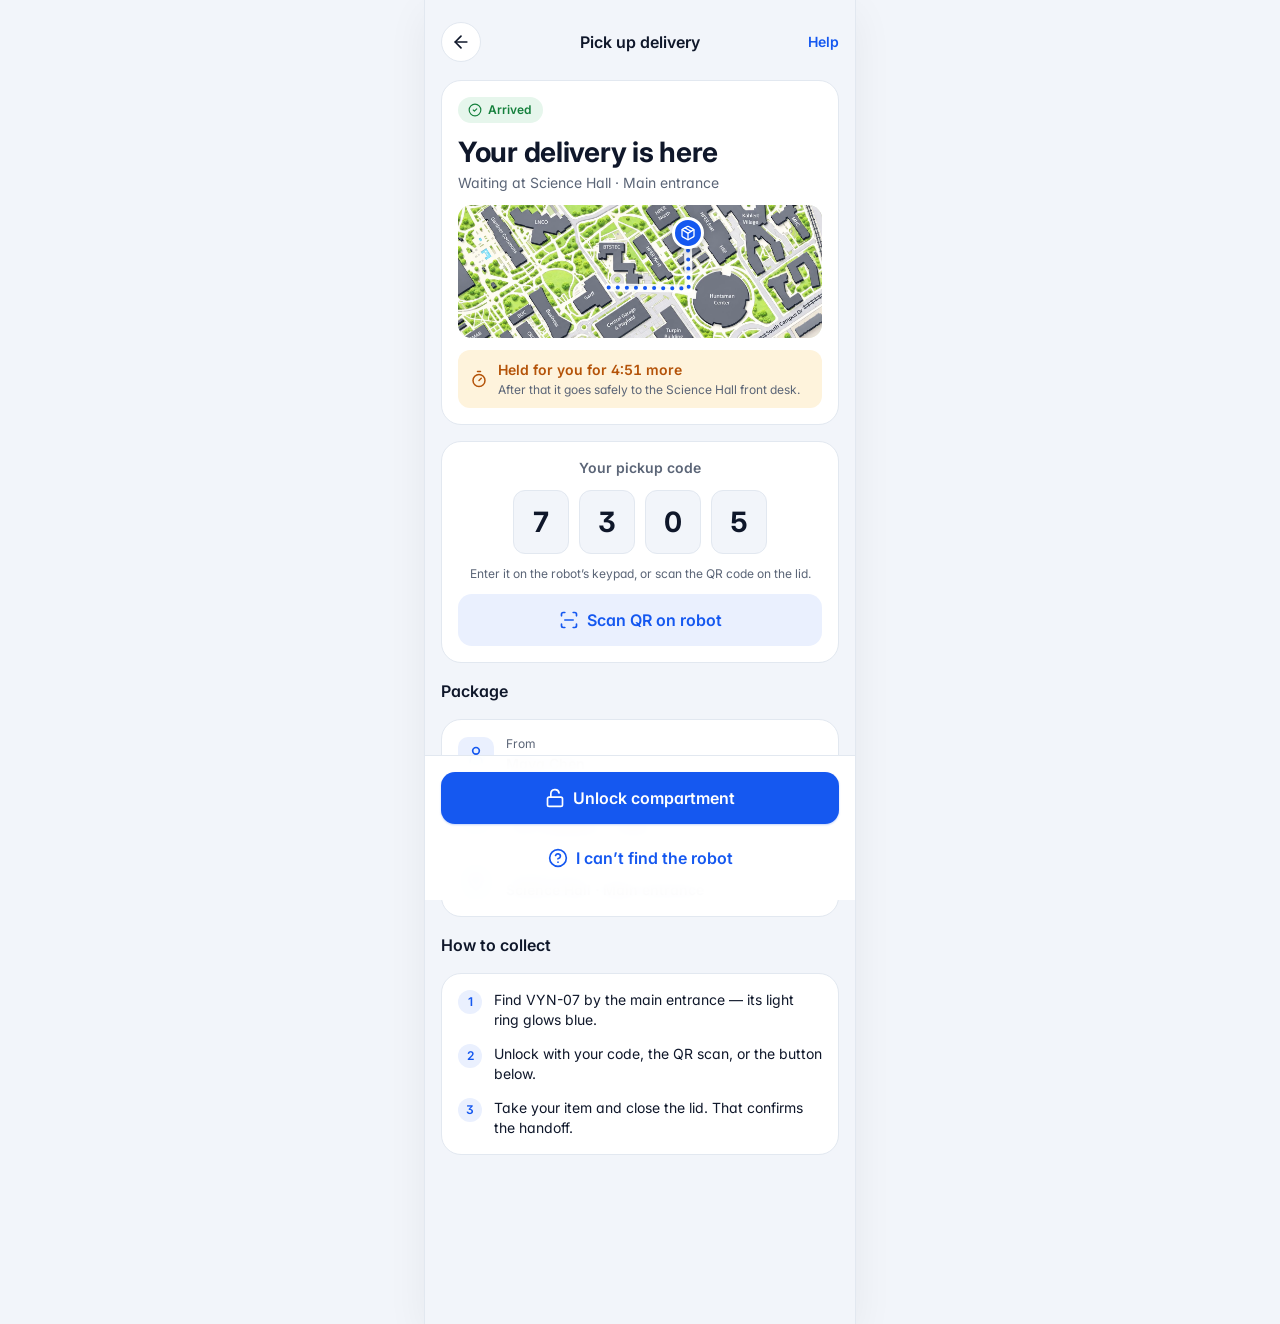
<file: handoff.html>
<!doctype html>
<html lang="en">
<head>
  <meta charset="utf-8" />
  <meta name="viewport" content="width=device-width, initial-scale=1, viewport-fit=cover" />
  <meta name="theme-color" content="#f2f5fa" />
  <title>VYN — Pick up delivery</title>
  <link rel="icon" href="assets/favicon.svg" type="image/svg+xml" />
  <link rel="preconnect" href="https://fonts.googleapis.com" />
  <link rel="preconnect" href="https://fonts.gstatic.com" crossorigin />
  <link href="https://fonts.googleapis.com/css2?family=Inter:wght@400;500;600;700&display=swap" rel="stylesheet" />
  <link rel="stylesheet" href="css/styles.css?v=4" />
  <link rel="stylesheet" href="css/flow.css?v=4" />
</head>
<body class="flow">
  <div class="screen screen--flow">
    <main class="flow-content" id="main">
      <header class="topbar">
        <a class="back-btn" href="index.html" data-back aria-label="Back"><svg class="g" aria-hidden="true"><use href="#g-arrow-left"/></svg></a>
        <h1 class="topbar__title">Pick up delivery</h1>
        <a class="topbar__trail" href="#" data-toast="Help opens a chat with campus delivery support">Help</a>
      </header>

      <section class="card" aria-label="Delivery arrived">
        <span class="status-chip status-chip--success"><svg class="g" aria-hidden="true"><use href="#g-check-circle"/></svg><span data-chip-label>Arrived</span></span>
        <div class="headline"><p class="headline__title">Your delivery is here</p><p class="headline__sub">Waiting at Science Hall · Main entrance</p></div>
        <div class="route-map" style="--ar:329/120" data-route="C,D,E" data-no-start data-dest-glyph="package" data-dest-label="Robot with your package" role="img" aria-label="Robot waiting at Science Hall main entrance"></div>
        <div class="hold" data-countdown-wrap>
          <svg class="g18" aria-hidden="true"><use href="#g-timer"/></svg>
          <div class="hold__text"><p class="hold__title" data-expired-title="Moved to Science Hall front desk">Held for you for <span data-countdown="292">4:52</span> more</p><p class="hold__sub">After that it goes safely to the Science Hall front desk.</p></div>
        </div>
      </section>
      <section class="card card--center" aria-label="Verify pickup">
        <p class="card__label" style="font-size:14px;line-height:20px">Your pickup code</p>
        <div class="code" role="img" aria-label="Pickup code 7 3 0 5"><span class="code__digit" aria-hidden="true">7</span><span class="code__digit" aria-hidden="true">3</span><span class="code__digit" aria-hidden="true">0</span><span class="code__digit" aria-hidden="true">5</span></div>
        <p class="code-caption">Enter it on the robot’s keypad, or scan the QR code on the lid.</p>
        <a class="btn btn--tonal" href="#" data-toast="Point your camera at the QR code on the robot’s lid"><svg class="g" aria-hidden="true"><use href="#g-scan"/></svg><span data-label>Scan QR on robot</span></a>
      </section>
      <div data-opened hidden><div class="notice notice--success" role="note"><svg class="g" aria-hidden="true"><use href="#g-lock-open"/></svg><div class="notice__text"><p class="notice__title">Compartment open</p><p class="notice__body">Take your lab notebook and close the lid to finish the handoff.</p></div></div></div>
      <div class="sec-head"><h2 class="sec-title">Package</h2></div>
      <section class="card card--rows">
        <div class="detail"><span class="detail__tile"><svg class="g" aria-hidden="true"><use href="#g-user"/></svg></span><span class="detail__text"><span class="detail__label">From</span><span class="detail__value">Maya Chen</span></span></div>
        <div class="detail"><span class="detail__tile"><svg class="g" aria-hidden="true"><use href="#g-package"/></svg></span><span class="detail__text"><span class="detail__label">Item</span><span class="detail__value">Lab notebook · Small</span></span></div>
        <div class="detail"><span class="detail__tile"><svg class="g" aria-hidden="true"><use href="#g-map-pin"/></svg></span><span class="detail__text"><span class="detail__label">Handoff point</span><span class="detail__value">Science Hall · Main entrance</span></span></div>
      </section>
      <div class="sec-head"><h2 class="sec-title">How to collect</h2></div>
      <section class="card">
        <ol class="steps" data-collect><li class="step">Find VYN-07 by the main entrance — its light ring glows blue.</li><li class="step">Unlock with your code, the QR scan, or the button below.</li><li class="step">Take your item and close the lid. That confirms the handoff.</li></ol>
      </section>
    </main>
    <div class="action-bar">
      <a class="btn btn--primary" href="#" data-unlock><svg class="g" aria-hidden="true"><use href="#g-lock-open"/></svg><span data-label>Unlock compartment</span></a>
      <a class="btn btn--ghost" href="#" data-toast="VYN-07 is flashing its lights and chiming now"><svg class="g" aria-hidden="true"><use href="#g-help-circle"/></svg><span data-label>I can’t find the robot</span></a>
      
    </div>
  </div>
  <div class="toast" data-toast-el role="status" aria-live="polite"></div>
  <script src="js/icons.js?v=4"></script>
  <script src="js/routemap.js?v=4"></script>
  <script src="js/flow.js?v=4"></script>
  <script>
(function(){
  const {$, $$, toast} = window.VYN;
  const b = $('[data-unlock]'), label = $('[data-label]', b), use = $('use', b);
  let state = 'locked';
  b.addEventListener('click', e => {
    e.preventDefault();
    if (state === 'locked') {
      state = 'busy'; b.classList.add('is-loading'); use.setAttribute('href', '#g-loader'); label.textContent = 'Unlocking…';
      setTimeout(() => {
        state = 'open'; b.classList.remove('is-loading'); use.setAttribute('href', '#g-check'); label.textContent = 'I’ve taken my item';
        $('[data-opened]').hidden = false;
        const s = $$('[data-collect] .step'); s[0].classList.add('is-done'); s[1].classList.add('is-done');
        toast('Compartment unlocked');
      }, 1000);
    } else if (state === 'open') {
      state = 'done'; toast('Handoff confirmed · Maya has been notified');
      setTimeout(() => { location.href = 'index.html'; }, 1200);
    }
  });
})();
</script>
</body>
</html>
</file>
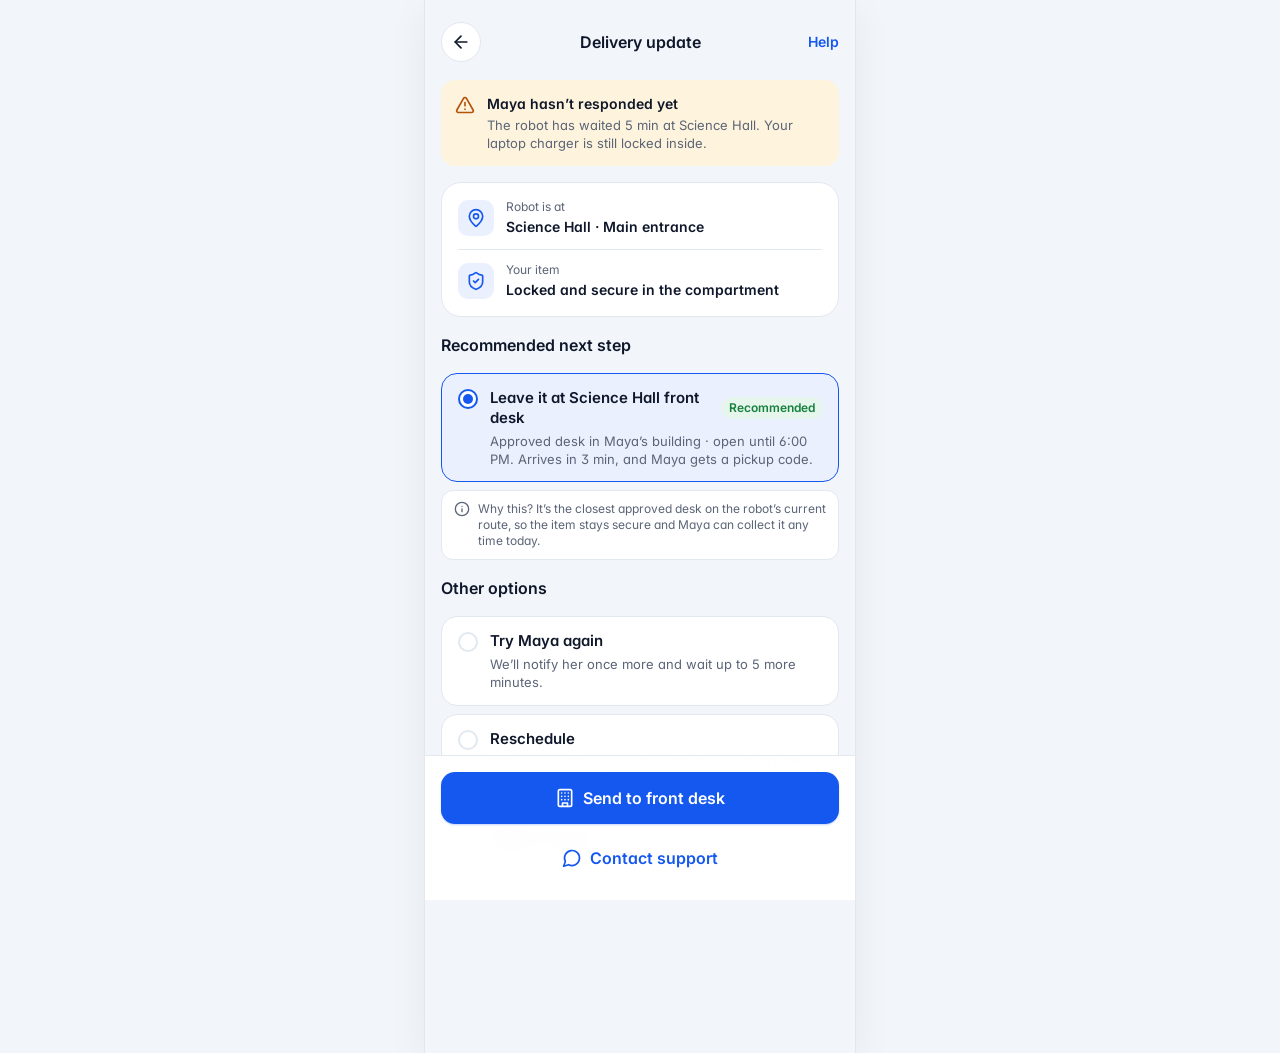
<file: receiver-unavailable.html>
<!doctype html>
<html lang="en">
<head>
  <meta charset="utf-8" />
  <meta name="viewport" content="width=device-width, initial-scale=1, viewport-fit=cover" />
  <meta name="theme-color" content="#f2f5fa" />
  <title>VYN — Delivery update</title>
  <link rel="icon" href="assets/favicon.svg" type="image/svg+xml" />
  <link rel="preconnect" href="https://fonts.googleapis.com" />
  <link rel="preconnect" href="https://fonts.gstatic.com" crossorigin />
  <link href="https://fonts.googleapis.com/css2?family=Inter:wght@400;500;600;700&display=swap" rel="stylesheet" />
  <link rel="stylesheet" href="css/styles.css?v=4" />
  <link rel="stylesheet" href="css/flow.css?v=4" />
</head>
<body class="flow">
  <div class="screen screen--flow">
    <main class="flow-content" id="main">
      <header class="topbar">
        <a class="back-btn" href="index.html" data-back aria-label="Back"><svg class="g" aria-hidden="true"><use href="#g-arrow-left"/></svg></a>
        <h1 class="topbar__title">Delivery update</h1>
        <a class="topbar__trail" href="#" data-toast="Help opens a chat with campus delivery support">Help</a>
      </header>

      <div class="notice notice--warning" role="note"><svg class="g" aria-hidden="true"><use href="#g-alert-triangle"/></svg><div class="notice__text"><p class="notice__title">Maya hasn’t responded yet</p><p class="notice__body">The robot has waited 5 min at Science Hall. Your laptop charger is still locked inside.</p></div></div>
      <section class="card card--rows" aria-label="Current state">
        <div class="detail"><span class="detail__tile"><svg class="g" aria-hidden="true"><use href="#g-map-pin"/></svg></span><span class="detail__text"><span class="detail__label">Robot is at</span><span class="detail__value">Science Hall · Main entrance</span></span></div>
        <div class="detail"><span class="detail__tile"><svg class="g" aria-hidden="true"><use href="#g-shield-check"/></svg></span><span class="detail__text"><span class="detail__label">Your item</span><span class="detail__value">Locked and secure in the compartment</span></span></div>
      </section>
      <div class="sec-head"><h2 class="sec-title">Recommended next step</h2></div>
      <div class="g8" role="radiogroup" aria-label="What should happen next">
        <label class="option-card"><input type="radio" name="next" value="desk" checked data-cta="Send to front desk" data-href="tracking.html" data-icon="building" data-toast-msg="Sent to Science Hall front desk · Maya gets a pickup code" /><span class="option-card__radio" aria-hidden="true"></span><span class="option-card__text"><span class="option-card__head"><span class="option-card__title">Leave it at Science Hall front desk</span><span class="badge">Recommended</span></span><span class="option-card__desc">Approved desk in Maya’s building · open until 6:00 PM. Arrives in 3 min, and Maya gets a pickup code.</span></span></label>
        <p class="why"><svg class="g16" aria-hidden="true"><use href="#g-info"/></svg><span>Why this? It’s the closest approved desk on the robot’s current route, so the item stays secure and Maya can collect it any time today.</span></p>
      </div>
      <div class="sec-head"><h2 class="sec-title">Other options</h2></div>
      <div class="g8">
        <label class="option-card"><input type="radio" name="next" value="retry" data-cta="Notify Maya again" data-href="#" data-icon="bell" data-toast-msg="Maya notified · waiting up to 5 more min" /><span class="option-card__radio" aria-hidden="true"></span><span class="option-card__text"><span class="option-card__head"><span class="option-card__title">Try Maya again</span></span><span class="option-card__desc">We’ll notify her once more and wait up to 5 more minutes.</span></span></label>
        <label class="option-card"><input type="radio" name="next" value="later" data-cta="Choose a new time" data-href="send.html#person" data-icon="calendar" /><span class="option-card__radio" aria-hidden="true"></span><span class="option-card__text"><span class="option-card__head"><span class="option-card__title">Reschedule</span></span><span class="option-card__desc">Pick a new delivery window. The item is held at the nearest desk until then.</span></span></label>
        <label class="option-card"><input type="radio" name="next" value="return" data-cta="Return it to me" data-href="tracking.html" data-icon="undo" data-toast-msg="Returning to Student Union · Lobby" /><span class="option-card__radio" aria-hidden="true"></span><span class="option-card__text"><span class="option-card__head"><span class="option-card__title">Return it to me</span></span><span class="option-card__desc">Back to Student Union · Lobby in about 9 min.</span></span></label>
      </div>
    </main>
    <div class="action-bar">
      <a class="btn btn--primary" href="tracking.html" data-cta-for="next" data-loading="Updating…"><svg class="g" aria-hidden="true"><use href="#g-building"/></svg><span data-label>Send to front desk</span></a>
      <a class="btn btn--ghost" href="#" data-toast="Support usually replies within 2 min"><svg class="g" aria-hidden="true"><use href="#g-message"/></svg><span data-label>Contact support</span></a>
      
    </div>
  </div>
  <div class="toast" data-toast-el role="status" aria-live="polite"></div>
  <script src="js/icons.js?v=4"></script>
  <script src="js/routemap.js?v=4"></script>
  <script src="js/flow.js?v=4"></script>

</body>
</html>
</file>
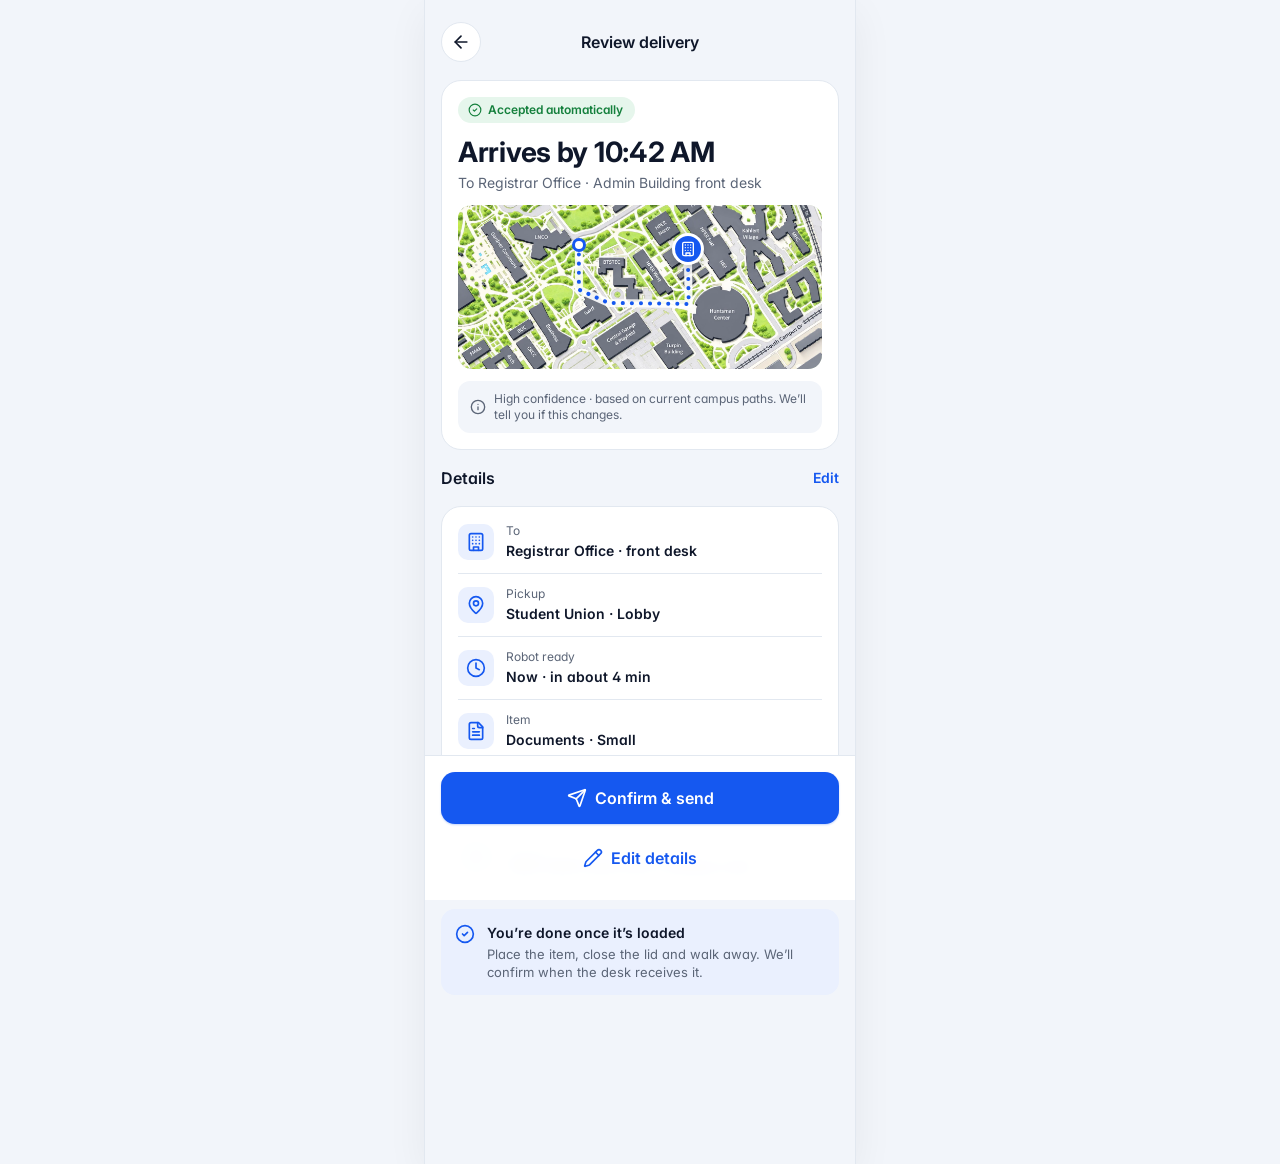
<file: review.html>
<!doctype html>
<html lang="en">
<head>
  <meta charset="utf-8" />
  <meta name="viewport" content="width=device-width, initial-scale=1, viewport-fit=cover" />
  <meta name="theme-color" content="#f2f5fa" />
  <title>VYN — Review delivery</title>
  <link rel="icon" href="assets/favicon.svg" type="image/svg+xml" />
  <link rel="preconnect" href="https://fonts.googleapis.com" />
  <link rel="preconnect" href="https://fonts.gstatic.com" crossorigin />
  <link href="https://fonts.googleapis.com/css2?family=Inter:wght@400;500;600;700&display=swap" rel="stylesheet" />
  <link rel="stylesheet" href="css/styles.css?v=4" />
  <link rel="stylesheet" href="css/flow.css?v=4" />
</head>
<body class="flow">
  <div class="screen screen--flow">
    <main class="flow-content" id="main">
      <header class="topbar">
        <a class="back-btn" href="send.html#department" data-back aria-label="Back"><svg class="g" aria-hidden="true"><use href="#g-arrow-left"/></svg></a>
        <h1 class="topbar__title">Review delivery</h1>
        <span></span>
      </header>

      <section class="card" aria-label="Delivery summary">
        <span class="status-chip status-chip--success"><svg class="g" aria-hidden="true"><use href="#g-check-circle"/></svg><span data-chip-label>Accepted automatically</span></span>
        <div class="headline"><p class="headline__title">Arrives by 10:42 AM</p><p class="headline__sub" data-bind="to">To Registrar Office · Admin Building front desk</p></div>
        <div class="route-map" style="--ar:329/148" data-route="A,B,C,D,E" data-dest-label="Registrar Office" role="img" aria-label="Route from Student Union to the Registrar Office"></div>
        <p class="conf-note"><svg class="g16" aria-hidden="true"><use href="#g-info"/></svg><span>High confidence · based on current campus paths. We’ll tell you if this changes.</span></p>
      </section>
      <div class="sec-head"><h2 class="sec-title">Details</h2><a class="link" href="send.html#department">Edit</a></div>
      <section class="card card--rows">
        <div class="detail"><span class="detail__tile"><svg class="g" aria-hidden="true"><use href="#g-building"/></svg></span><span class="detail__text"><span class="detail__label">To</span><span class="detail__value" data-bind="dest">Registrar Office · front desk</span></span></div>
        <div class="detail"><span class="detail__tile"><svg class="g" aria-hidden="true"><use href="#g-map-pin"/></svg></span><span class="detail__text"><span class="detail__label">Pickup</span><span class="detail__value">Student Union · Lobby</span></span></div>
        <div class="detail"><span class="detail__tile"><svg class="g" aria-hidden="true"><use href="#g-clock"/></svg></span><span class="detail__text"><span class="detail__label">Robot ready</span><span class="detail__value">Now · in about 4 min</span></span></div>
        <div class="detail"><span class="detail__tile"><svg class="g" aria-hidden="true"><use href="#g-file-text"/></svg></span><span class="detail__text"><span class="detail__label">Item</span><span class="detail__value" data-bind="item">Documents · Small</span></span></div>
        <div class="detail"><span class="detail__tile"><svg class="g" aria-hidden="true"><use href="#g-pencil"/></svg></span><span class="detail__text"><span class="detail__label">Note</span><span class="detail__value" data-bind="note">“Transcript request form”</span></span></div>
        <div class="detail"><span class="detail__tile"><svg class="g" aria-hidden="true"><use href="#g-shield-check"/></svg></span><span class="detail__text"><span class="detail__label">Handoff</span><span class="detail__value">Desk staff verify with a pickup code</span></span></div>
      </section>
      <div class="notice notice--info" role="note"><svg class="g" aria-hidden="true"><use href="#g-check-circle"/></svg><div class="notice__text"><p class="notice__title">You’re done once it’s loaded</p><p class="notice__body">Place the item, close the lid and walk away. We’ll confirm when the desk receives it.</p></div></div>
    </main>
    <div class="action-bar">
      <a class="btn btn--primary" href="assigned.html" data-loading="Sending…"><svg class="g" aria-hidden="true"><use href="#g-send"/></svg><span data-label>Confirm &amp; send</span></a>
      <a class="btn btn--ghost" href="send.html#department"><svg class="g" aria-hidden="true"><use href="#g-pencil"/></svg><span data-label>Edit details</span></a>
      
    </div>
  </div>
  <div class="toast" data-toast-el role="status" aria-live="polite"></div>
  <script src="js/icons.js?v=4"></script>
  <script src="js/routemap.js?v=4"></script>
  <script src="js/flow.js?v=4"></script>
  <script>
(function(){
  const d = window.VYN.store.get('dept', null);
  if (!d) return;
  const set = (k, v) => { const el = document.querySelector(`[data-bind="${k}"]`); if (el && v) el.textContent = v; };
  set('to', `To ${d.name} · ${d.drop.split(' · ')[0]}`);
  set('dest', `${d.name} · front desk`);
  set('item', `${d.item} · Small`);
  set('note', d.note ? `“${d.note}”` : 'No note');
})();
</script>
</body>
</html>
</file>
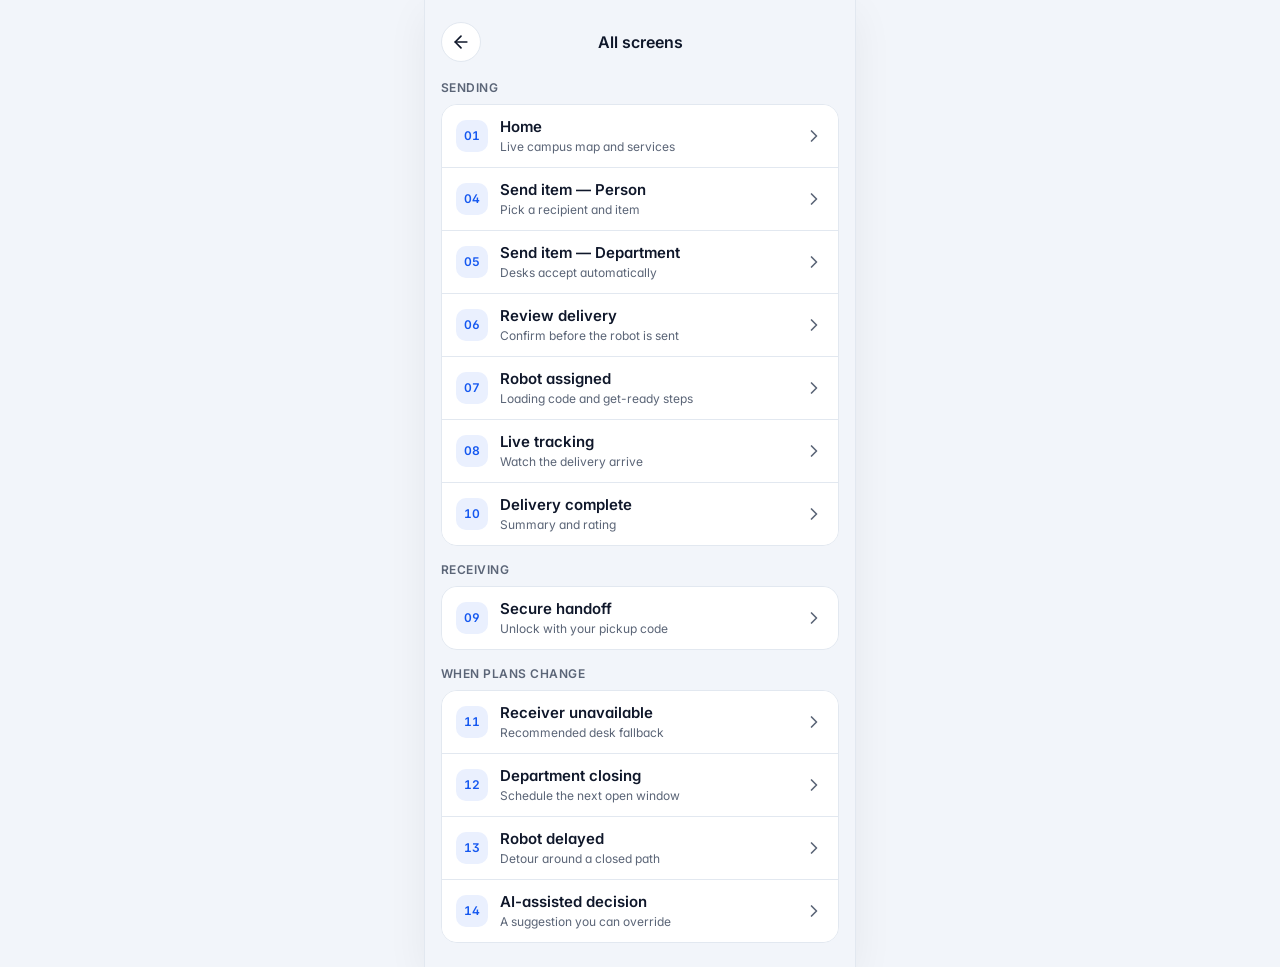
<file: screens.html>
<!doctype html>
<html lang="en">
<head>
  <meta charset="utf-8" />
  <meta name="viewport" content="width=device-width, initial-scale=1, viewport-fit=cover" />
  <meta name="theme-color" content="#f2f5fa" />
  <title>VYN — All screens</title>
  <link rel="icon" href="assets/favicon.svg" type="image/svg+xml" />
  <link rel="preconnect" href="https://fonts.googleapis.com" />
  <link rel="preconnect" href="https://fonts.gstatic.com" crossorigin />
  <link href="https://fonts.googleapis.com/css2?family=Inter:wght@400;500;600;700&display=swap" rel="stylesheet" />
  <link rel="stylesheet" href="css/styles.css?v=4" />
  <link rel="stylesheet" href="css/flow.css?v=4" />
</head>
<body class="flow">
  <div class="screen screen--flow">
    <main class="flow-content" id="main">
      <header class="topbar">
        <a class="back-btn" href="index.html" data-back aria-label="Back"><svg class="g" aria-hidden="true"><use href="#g-arrow-left"/></svg></a>
        <h1 class="topbar__title">All screens</h1>
        <span></span>
      </header>
      <section class="gallery-group"><h2>Sending</h2><div class="card card--list list"><a class="screen-link" href="index.html"><span class="screen-link__num">01</span><span class="row__text"><span class="row__title">Home</span><span class="row__status"><span>Live campus map and services</span></span></span><svg class="g row__chev" aria-hidden="true"><use href="#g-chevron-right"/></svg></a><a class="screen-link" href="send.html#person"><span class="screen-link__num">04</span><span class="row__text"><span class="row__title">Send item — Person</span><span class="row__status"><span>Pick a recipient and item</span></span></span><svg class="g row__chev" aria-hidden="true"><use href="#g-chevron-right"/></svg></a><a class="screen-link" href="send.html#department"><span class="screen-link__num">05</span><span class="row__text"><span class="row__title">Send item — Department</span><span class="row__status"><span>Desks accept automatically</span></span></span><svg class="g row__chev" aria-hidden="true"><use href="#g-chevron-right"/></svg></a><a class="screen-link" href="review.html"><span class="screen-link__num">06</span><span class="row__text"><span class="row__title">Review delivery</span><span class="row__status"><span>Confirm before the robot is sent</span></span></span><svg class="g row__chev" aria-hidden="true"><use href="#g-chevron-right"/></svg></a><a class="screen-link" href="assigned.html"><span class="screen-link__num">07</span><span class="row__text"><span class="row__title">Robot assigned</span><span class="row__status"><span>Loading code and get-ready steps</span></span></span><svg class="g row__chev" aria-hidden="true"><use href="#g-chevron-right"/></svg></a><a class="screen-link" href="tracking.html"><span class="screen-link__num">08</span><span class="row__text"><span class="row__title">Live tracking</span><span class="row__status"><span>Watch the delivery arrive</span></span></span><svg class="g row__chev" aria-hidden="true"><use href="#g-chevron-right"/></svg></a><a class="screen-link" href="complete.html"><span class="screen-link__num">10</span><span class="row__text"><span class="row__title">Delivery complete</span><span class="row__status"><span>Summary and rating</span></span></span><svg class="g row__chev" aria-hidden="true"><use href="#g-chevron-right"/></svg></a></div></section><section class="gallery-group"><h2>Receiving</h2><div class="card card--list list"><a class="screen-link" href="handoff.html"><span class="screen-link__num">09</span><span class="row__text"><span class="row__title">Secure handoff</span><span class="row__status"><span>Unlock with your pickup code</span></span></span><svg class="g row__chev" aria-hidden="true"><use href="#g-chevron-right"/></svg></a></div></section><section class="gallery-group"><h2>When plans change</h2><div class="card card--list list"><a class="screen-link" href="receiver-unavailable.html"><span class="screen-link__num">11</span><span class="row__text"><span class="row__title">Receiver unavailable</span><span class="row__status"><span>Recommended desk fallback</span></span></span><svg class="g row__chev" aria-hidden="true"><use href="#g-chevron-right"/></svg></a><a class="screen-link" href="department-closing.html"><span class="screen-link__num">12</span><span class="row__text"><span class="row__title">Department closing</span><span class="row__status"><span>Schedule the next open window</span></span></span><svg class="g row__chev" aria-hidden="true"><use href="#g-chevron-right"/></svg></a><a class="screen-link" href="delayed.html"><span class="screen-link__num">13</span><span class="row__text"><span class="row__title">Robot delayed</span><span class="row__status"><span>Detour around a closed path</span></span></span><svg class="g row__chev" aria-hidden="true"><use href="#g-chevron-right"/></svg></a><a class="screen-link" href="ai-decision.html"><span class="screen-link__num">14</span><span class="row__text"><span class="row__title">AI-assisted decision</span><span class="row__status"><span>A suggestion you can override</span></span></span><svg class="g row__chev" aria-hidden="true"><use href="#g-chevron-right"/></svg></a></div></section>
    </main>

  </div>
  <div class="toast" data-toast-el role="status" aria-live="polite"></div>
  <script src="js/icons.js?v=4"></script>
  <script src="js/routemap.js?v=4"></script>
  <script src="js/flow.js?v=4"></script>

</body>
</html>
</file>
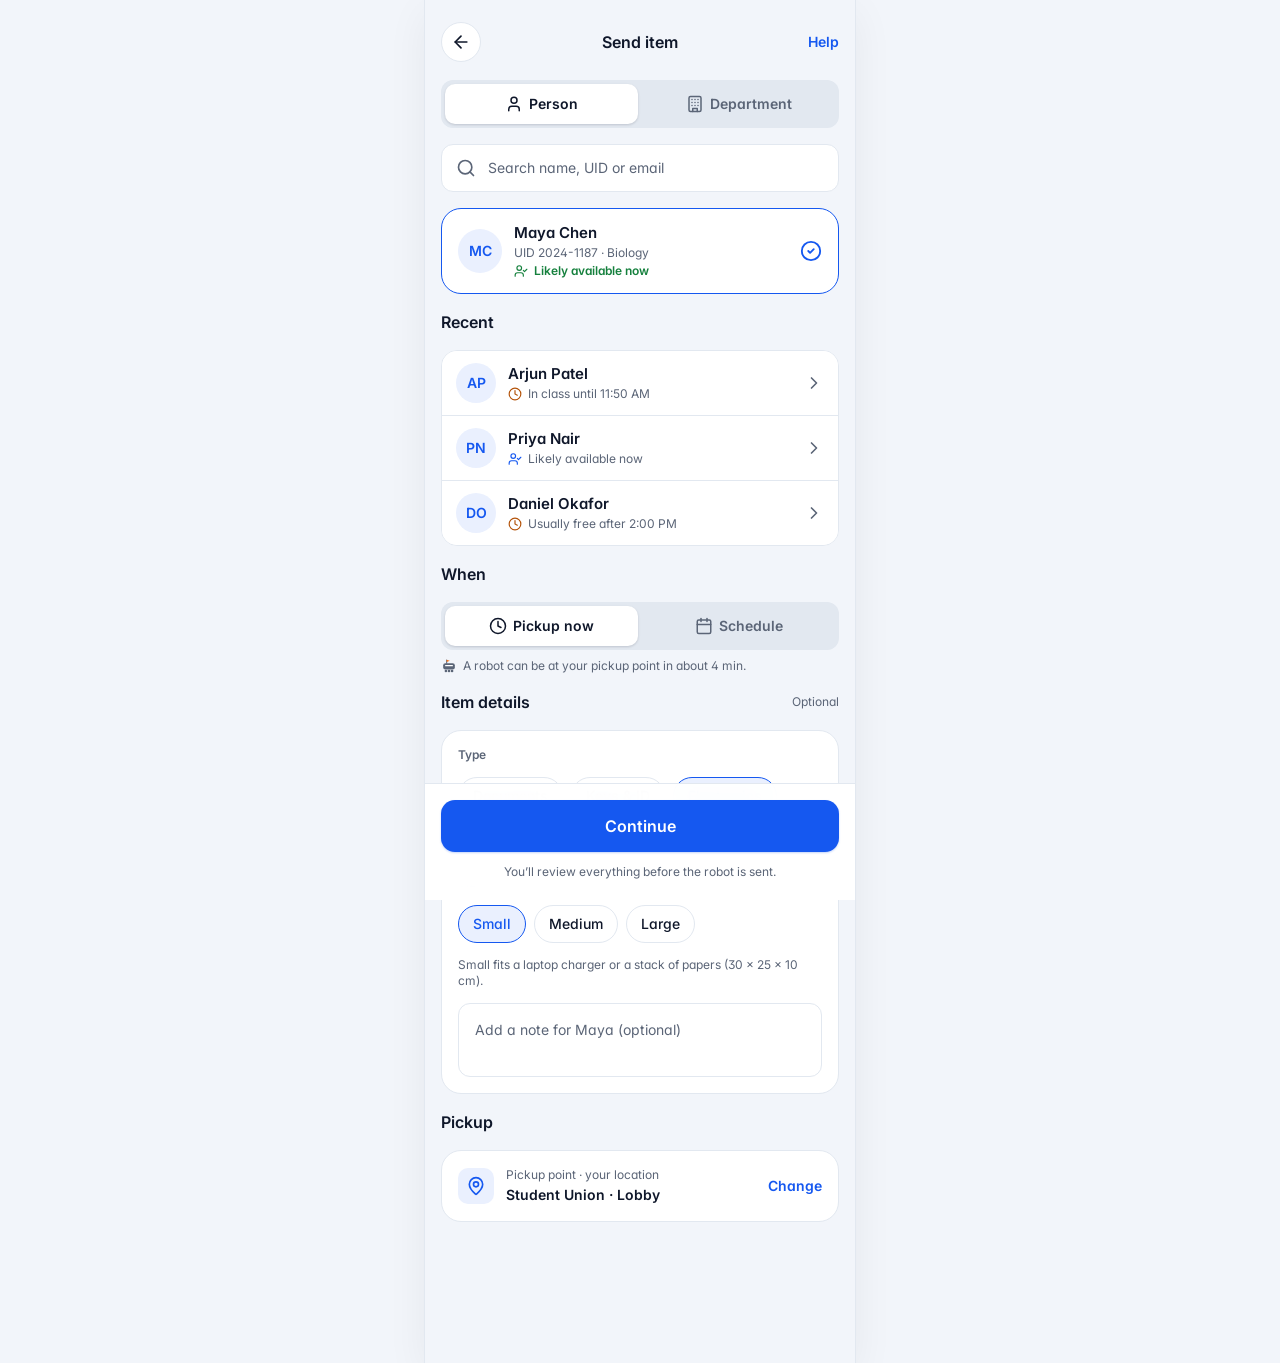
<file: send.html>
<!doctype html>
<html lang="en">
<head>
  <meta charset="utf-8" />
  <meta name="viewport" content="width=device-width, initial-scale=1, viewport-fit=cover" />
  <meta name="theme-color" content="#f2f5fa" />
  <title>VYN — Send item</title>
  <link rel="icon" href="assets/favicon.svg" type="image/svg+xml" />
  <link rel="preconnect" href="https://fonts.googleapis.com" />
  <link rel="preconnect" href="https://fonts.gstatic.com" crossorigin />
  <link href="https://fonts.googleapis.com/css2?family=Inter:wght@400;500;600;700&display=swap" rel="stylesheet" />
  <link rel="stylesheet" href="css/styles.css?v=4" />
  <link rel="stylesheet" href="css/flow.css?v=4" />
</head>
<body class="flow">
  <div class="screen screen--flow">
    <main class="flow-content" id="main">
      <header class="topbar">
        <a class="back-btn" href="index.html" data-back aria-label="Back"><svg class="g" aria-hidden="true"><use href="#g-arrow-left"/></svg></a>
        <h1 class="topbar__title">Send item</h1>
        <a class="topbar__trail" href="#" data-toast="Help opens a chat with campus delivery support">Help</a>
      </header>

      <div class="seg" role="tablist" aria-label="Send to" data-seg data-seg-panels="send" data-seg-hash>
        <button type="button" class="seg__btn" role="tab" aria-selected="true" data-value="person"><svg class="g18" aria-hidden="true"><use href="#g-user"/></svg>Person</button>
        <button type="button" class="seg__btn" role="tab" aria-selected="false" data-value="department"><svg class="g18" aria-hidden="true"><use href="#g-building"/></svg>Department</button>
      </div>

      <!-- ===== Person ===== -->
      <div class="g12" data-panel="send:person" style="gap:16px">
        <label class="field"><svg class="g c-muted" aria-hidden="true"><use href="#g-search"/></svg><input type="search" placeholder="Search name, UID or email" aria-label="Search people" data-filter="#recent-list" /></label>
        <section class="card card--selected" style="padding:14px 16px" aria-label="Selected recipient">
          <div class="person">
            <span class="avatar-soft" data-sel-initials>MC</span>
            <span class="person__text">
              <span class="person__name" data-sel-name>Maya Chen</span>
              <span class="person__meta" data-sel-meta>UID 2024-1187 · Biology</span>
              <span class="person__avail" data-sel-avail><svg class="g14" aria-hidden="true"><use href="#g-user-check"/></svg><span>Likely available now</span></span>
            </span>
            <svg class="g22 c-brand" aria-hidden="true"><use href="#g-check-circle"/></svg>
          </div>
        </section>
        <div class="sec-head"><h2 class="sec-title">Recent</h2></div>
        <div class="card card--list list" id="recent-list" role="radiogroup" aria-label="Recent people" data-select-group>
        <button type="button" class="row" role="radio" aria-checked="true" data-value="Maya Chen" data-status="likely" data-meta="UID 2024-1187 · Biology">
          <span class="row__lead row__lead--person">MC</span>
          <span class="row__text"><span class="row__title">Maya Chen</span><span class="row__status"><svg class="g14 c-brand" aria-hidden="true"><use href="#g-user-check"/></svg><span>Likely available now</span></span></span>
          <svg class="g row__chev" aria-hidden="true"><use href="#g-chevron-right"/></svg><svg class="g22 row__check" aria-hidden="true"><use href="#g-check-circle"/></svg>
        </button>
        <button type="button" class="row" role="radio" aria-checked="false" data-value="Arjun Patel" data-status="closing" data-meta="UID 2023-0442 · Engineering">
          <span class="row__lead row__lead--person">AP</span>
          <span class="row__text"><span class="row__title">Arjun Patel</span><span class="row__status"><svg class="g14 c-warning" aria-hidden="true"><use href="#g-clock"/></svg><span>In class until 11:50 AM</span></span></span>
          <svg class="g row__chev" aria-hidden="true"><use href="#g-chevron-right"/></svg><svg class="g22 row__check" aria-hidden="true"><use href="#g-check-circle"/></svg>
        </button>
        <button type="button" class="row" role="radio" aria-checked="false" data-value="Priya Nair" data-status="likely" data-meta="UID 2022-3318 · Chemistry">
          <span class="row__lead row__lead--person">PN</span>
          <span class="row__text"><span class="row__title">Priya Nair</span><span class="row__status"><svg class="g14 c-brand" aria-hidden="true"><use href="#g-user-check"/></svg><span>Likely available now</span></span></span>
          <svg class="g row__chev" aria-hidden="true"><use href="#g-chevron-right"/></svg><svg class="g22 row__check" aria-hidden="true"><use href="#g-check-circle"/></svg>
        </button>
        <button type="button" class="row" role="radio" aria-checked="false" data-value="Daniel Okafor" data-status="closing" data-meta="UID 2024-0916 · Business">
          <span class="row__lead row__lead--person">DO</span>
          <span class="row__text"><span class="row__title">Daniel Okafor</span><span class="row__status"><svg class="g14 c-warning" aria-hidden="true"><use href="#g-clock"/></svg><span>Usually free after 2:00 PM</span></span></span>
          <svg class="g row__chev" aria-hidden="true"><use href="#g-chevron-right"/></svg><svg class="g22 row__check" aria-hidden="true"><use href="#g-check-circle"/></svg>
        </button>
        </div>
        <div class="sec-head"><h2 class="sec-title">When</h2></div>
        <div class="g8">
        <div class="seg" role="group" aria-label="When" data-seg data-seg-panels="pwhen">
          <button type="button" class="seg__btn" aria-pressed="true" data-value="now"><svg class="g18" aria-hidden="true"><use href="#g-clock"/></svg>Pickup now</button>
          <button type="button" class="seg__btn" aria-pressed="false" data-value="schedule"><svg class="g18" aria-hidden="true"><use href="#g-calendar"/></svg>Schedule</button>
        </div>
          <p class="hint" data-panel="pwhen:now"><svg class="g16 c-muted" aria-hidden="true"><use href="#i-robot"/></svg>A robot can be at your pickup point in about 4 min.</p>
        <div data-panel="pwhen:schedule" hidden>
          <label class="field"><svg class="g c-muted" aria-hidden="true"><use href="#g-calendar"/></svg><select aria-label="Pickup time"><option>Today · 2:00 PM</option><option>Today · 3:30 PM</option><option>Tomorrow · 8:00 AM</option><option>Tomorrow · 10:00 AM</option></select><svg class="g18 c-muted" aria-hidden="true"><use href="#g-chevron-down"/></svg></label>
        </div>
        </div>
        <div class="sec-head"><h2 class="sec-title">Item details</h2><span class="sec-meta">Optional</span></div>
        <section class="card" style="gap:14px">
          <p class="card__label">Type</p>
          <div class="chips" data-chips><button type="button" class="chip" aria-pressed="false" data-value="Documents">Documents</button><button type="button" class="chip" aria-pressed="false" data-value="Keys &amp; ID">Keys &amp; ID</button><button type="button" class="chip" aria-pressed="true" data-value="Electronics">Electronics</button><button type="button" class="chip" aria-pressed="false" data-value="Food">Food</button><button type="button" class="chip" aria-pressed="false" data-value="Other">Other</button></div>
          <p class="card__label">Size</p>
          <div class="chips" data-chips data-size><button type="button" class="chip" aria-pressed="true" data-value="Small">Small</button><button type="button" class="chip" aria-pressed="false" data-value="Medium">Medium</button><button type="button" class="chip" aria-pressed="false" data-value="Large">Large</button></div>
          <p class="code-caption" data-size-hint>Small fits a laptop charger or a stack of papers (30 × 25 × 10 cm).</p>
          <label class="field field--area"><textarea rows="2" placeholder="Add a note for Maya (optional)" aria-label="Note for recipient" data-note-person></textarea></label>
        </section>
        <div class="sec-head"><h2 class="sec-title">Pickup</h2></div>
        <section class="card card--rows">
          <div class="detail"><span class="detail__tile"><svg class="g" aria-hidden="true"><use href="#g-map-pin"/></svg></span><span class="detail__text"><span class="detail__label">Pickup point · your location</span><span class="detail__value">Student Union · Lobby</span></span><a class="detail__action" href="#" data-toast="Pickup point picker is coming next">Change</a></div>
        </section>
      </div>

      <!-- ===== Department ===== -->
      <div class="g12" data-panel="send:department" hidden style="gap:16px">
        <div class="notice notice--success" role="note"><svg class="g" aria-hidden="true"><use href="#g-shield-check"/></svg><div class="notice__text"><p class="notice__title">No waiting for a reply</p><p class="notice__body">Department desks accept deliveries automatically during their posted hours.</p></div></div>
        <label class="field"><svg class="g c-muted" aria-hidden="true"><use href="#g-search"/></svg><input type="search" placeholder="Search departments or buildings" aria-label="Search departments" data-filter="#dept-list" /></label>
        <div class="sec-head"><h2 class="sec-title">Popular departments</h2><a class="link" href="#" data-toast="Showing 4 of 38 departments">See all</a></div>
        <div class="card card--list list" id="dept-list" role="radiogroup" aria-label="Departments" data-select-group>
        <button type="button" class="row" role="radio" aria-checked="true" data-value="Registrar Office" data-status="open">
          <span class="row__lead"><svg class="g" aria-hidden="true"><use href="#g-building"/></svg></span>
          <span class="row__text"><span class="row__title">Registrar Office</span><span class="row__status"><svg class="g14 c-success" aria-hidden="true"><use href="#g-check-circle"/></svg><span>Open until 5:00 PM</span></span></span>
          <svg class="g row__chev" aria-hidden="true"><use href="#g-chevron-right"/></svg><svg class="g22 row__check" aria-hidden="true"><use href="#g-check-circle"/></svg>
        </button>
        <button type="button" class="row" role="radio" aria-checked="false" data-value="Library Front Desk" data-status="closing">
          <span class="row__lead"><svg class="g" aria-hidden="true"><use href="#g-book-open"/></svg></span>
          <span class="row__text"><span class="row__title">Library Front Desk</span><span class="row__status"><svg class="g14 c-warning" aria-hidden="true"><use href="#g-clock"/></svg><span>Closing in 20 min</span></span></span>
          <svg class="g row__chev" aria-hidden="true"><use href="#g-chevron-right"/></svg><svg class="g22 row__check" aria-hidden="true"><use href="#g-check-circle"/></svg>
        </button>
        <button type="button" class="row" role="radio" aria-checked="false" data-value="IT Help Desk" data-status="open">
          <span class="row__lead"><svg class="g" aria-hidden="true"><use href="#g-building"/></svg></span>
          <span class="row__text"><span class="row__title">IT Help Desk</span><span class="row__status"><svg class="g14 c-success" aria-hidden="true"><use href="#g-check-circle"/></svg><span>Open until 6:00 PM</span></span></span>
          <svg class="g row__chev" aria-hidden="true"><use href="#g-chevron-right"/></svg><svg class="g22 row__check" aria-hidden="true"><use href="#g-check-circle"/></svg>
        </button>
        <button type="button" class="row" role="radio" aria-checked="false" data-value="Science Hall Front Desk" data-status="open">
          <span class="row__lead"><svg class="g" aria-hidden="true"><use href="#g-building"/></svg></span>
          <span class="row__text"><span class="row__title">Science Hall Front Desk</span><span class="row__status"><svg class="g14 c-success" aria-hidden="true"><use href="#g-check-circle"/></svg><span>Open until 6:00 PM</span></span></span>
          <svg class="g row__chev" aria-hidden="true"><use href="#g-chevron-right"/></svg><svg class="g22 row__check" aria-hidden="true"><use href="#g-check-circle"/></svg>
        </button>
        </div>
        <div class="sec-head"><h2 class="sec-title">Route</h2></div>
        <section class="card card--rows">
          <div class="detail"><span class="detail__tile"><svg class="g" aria-hidden="true"><use href="#g-map-pin"/></svg></span><span class="detail__text"><span class="detail__label">Pickup</span><span class="detail__value">Student Union · Lobby</span></span><a class="detail__action" href="#" data-toast="Pickup point picker is coming next">Change</a></div>
          <div class="detail"><span class="detail__tile"><svg class="g" aria-hidden="true"><use href="#g-building"/></svg></span><span class="detail__text"><span class="detail__label">Drop-off · auto-filled</span><span class="detail__value" data-bind="drop">Admin Building · Registrar front desk</span></span></div>
          <div class="detail"><span class="detail__tile"><svg class="g" aria-hidden="true"><use href="#g-clock"/></svg></span><span class="detail__text"><span class="detail__label">Posted hours</span><span class="detail__value" data-bind="hours">Mon–Fri · 8:00 AM – 5:00 PM</span></span></div>
        </section>
        <div class="sec-head"><h2 class="sec-title">When</h2></div>
        <div class="g8">
        <div class="seg" role="group" aria-label="When" data-seg data-seg-panels="dwhen">
          <button type="button" class="seg__btn" aria-pressed="true" data-value="now"><svg class="g18" aria-hidden="true"><use href="#g-clock"/></svg>Pickup now</button>
          <button type="button" class="seg__btn" aria-pressed="false" data-value="schedule"><svg class="g18" aria-hidden="true"><use href="#g-calendar"/></svg>Schedule</button>
        </div>
          <p class="hint" data-dept-hint><svg class="g16 c-success" aria-hidden="true"><use href="#g-check-circle"/></svg><span>Arrives well before the desk closes (est. 10:42 AM).</span></p>
        <div data-panel="dwhen:schedule" hidden>
          <label class="field"><svg class="g c-muted" aria-hidden="true"><use href="#g-calendar"/></svg><select aria-label="Pickup time"><option>Today · 2:00 PM</option><option>Today · 3:30 PM</option><option>Tomorrow · 8:00 AM</option><option>Tomorrow · 10:00 AM</option></select><svg class="g18 c-muted" aria-hidden="true"><use href="#g-chevron-down"/></svg></label>
        </div>
        </div>
        <div class="sec-head"><h2 class="sec-title">Item details</h2><span class="sec-meta">Optional</span></div>
        <section class="card" style="gap:14px">
          <div class="chips" data-chips data-dept-type><button type="button" class="chip" aria-pressed="true" data-value="Documents">Documents</button><button type="button" class="chip" aria-pressed="false" data-value="Keys &amp; ID">Keys &amp; ID</button><button type="button" class="chip" aria-pressed="false" data-value="Electronics">Electronics</button><button type="button" class="chip" aria-pressed="false" data-value="Other">Other</button></div>
          <label class="field field--area"><textarea rows="2" placeholder="Note for the desk, e.g. “Transcript request form”" aria-label="Note for the desk" data-note-dept></textarea></label>
        </section>
      </div>
    </main>
    <div class="action-bar" data-panel="send:person">
      <a class="btn btn--primary" href="ai-decision.html" data-continue-person><span data-label>Continue</span></a>
      <p class="action-bar__note">You’ll review everything before the robot is sent.</p>
    </div>
    <div class="action-bar" data-panel="send:department" hidden>
      <a class="btn btn--primary" href="review.html" data-continue-dept><span data-label>Review &amp; send</span></a>
      <p class="action-bar__note">The desk accepts on arrival — you can walk away once it’s loaded.</p>
    </div>
  </div>
  <div class="toast" data-toast-el role="status" aria-live="polite"></div>
  <script src="js/icons.js?v=4"></script>
  <script src="js/routemap.js?v=4"></script>
  <script src="js/flow.js?v=4"></script>
  <script>
(function(){
  const {$, $$, store} = window.VYN;
  // Search filters the list it points at
  $$('[data-filter]').forEach(inp => inp.addEventListener('input', () => {
    const q = inp.value.trim().toLowerCase();
    $$('.row', $(inp.dataset.filter)).forEach(r => { r.hidden = q && !r.textContent.toLowerCase().includes(q); });
  }));
  // Person selection updates the recipient card
  const list = $('#recent-list');
  list.addEventListener('rowselect', e => {
    const r = e.detail, name = r.dataset.value;
    $('[data-sel-name]').textContent = name;
    $('[data-sel-initials]').textContent = name.split(' ').map(p => p[0]).join('');
    $('[data-sel-meta]').textContent = r.dataset.meta;
    const avail = $('[data-sel-avail]');
    const likely = r.dataset.status === 'likely';
    avail.classList.toggle('person__avail--warn', !likely);
    avail.querySelector('use').setAttribute('href', likely ? '#g-user-check' : '#g-clock');
    avail.querySelector('span').textContent = r.querySelector('.row__status span').textContent;
    $('[data-note-person]').placeholder = `Add a note for ${name.split(' ')[0]} (optional)`;
  });
  const sizes = {Small: 'Small fits a laptop charger or a stack of papers (30 × 25 × 10 cm).', Medium: 'Medium fits a textbook or a small box (40 × 30 × 20 cm).', Large: 'Large fits a backpack or a lab kit (55 × 40 × 30 cm).'};
  $('[data-size]').addEventListener('chipchange', e => { $('[data-size-hint]').textContent = sizes[e.detail]; });
  // Department selection updates route, hours and the next step
  const DEPTS = {
    'Registrar Office': {drop: 'Admin Building · Registrar front desk', hours: 'Mon–Fri · 8:00 AM – 5:00 PM'},
    'Library Front Desk': {drop: 'Marriott Library · Front desk', hours: 'Today · closes at 5:00 PM', closing: true},
    'IT Help Desk': {drop: 'Tech Commons · IT Help Desk', hours: 'Mon–Fri · 8:00 AM – 6:00 PM'},
    'Science Hall Front Desk': {drop: 'Science Hall · Front desk', hours: 'Mon–Sat · 7:30 AM – 6:00 PM'},
  };
  let dept = 'Registrar Office';
  const hint = $('[data-dept-hint]');
  $('#dept-list').addEventListener('rowselect', e => {
    dept = e.detail.dataset.value;
    const d = DEPTS[dept];
    $('[data-bind="drop"]').textContent = d.drop;
    $('[data-bind="hours"]').textContent = d.hours;
    hint.querySelector('use').setAttribute('href', d.closing ? '#g-alert-triangle' : '#g-check-circle');
    hint.querySelector('svg').setAttribute('class', 'g16 ' + (d.closing ? 'c-warning' : 'c-success'));
    hint.querySelector('span').textContent = d.closing ? 'This desk may close before the robot arrives.' : 'Arrives well before the desk closes (est. 10:42 AM).';
    $('[data-continue-dept]').setAttribute('href', d.closing ? 'department-closing.html' : 'review.html');
  });
  const typeOf = sel => ($(sel + ' .chip[aria-pressed="true"]') || {}).textContent || '';
  $('[data-continue-dept]').addEventListener('click', () => {
    store.set('dept', {name: dept, drop: DEPTS[dept].drop, item: typeOf('[data-dept-type]') || 'Documents', note: $('[data-note-dept]').value.trim()});
  });
  $('[data-continue-person]').addEventListener('click', () => {
    store.set('person', {name: $('[data-sel-name]').textContent, initials: $('[data-sel-initials]').textContent, item: typeOf('[data-chips]:not([data-size])') || 'Electronics', size: typeOf('[data-size]') || 'Small'});
  });
})();
</script>
</body>
</html>
</file>
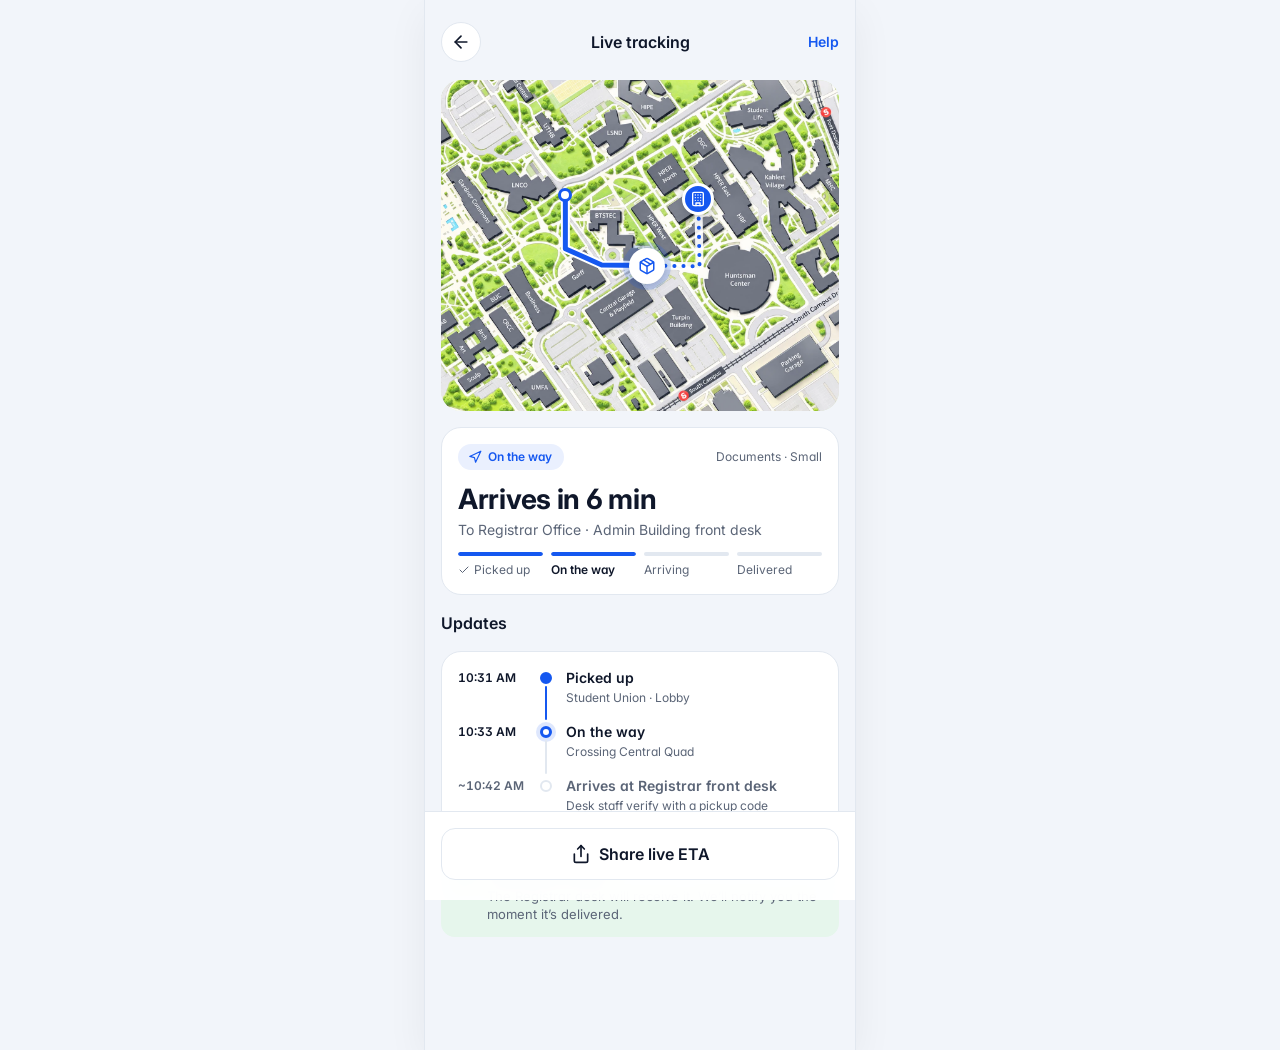
<file: tracking.html>
<!doctype html>
<html lang="en">
<head>
  <meta charset="utf-8" />
  <meta name="viewport" content="width=device-width, initial-scale=1, viewport-fit=cover" />
  <meta name="theme-color" content="#f2f5fa" />
  <title>VYN — Live tracking</title>
  <link rel="icon" href="assets/favicon.svg" type="image/svg+xml" />
  <link rel="preconnect" href="https://fonts.googleapis.com" />
  <link rel="preconnect" href="https://fonts.gstatic.com" crossorigin />
  <link href="https://fonts.googleapis.com/css2?family=Inter:wght@400;500;600;700&display=swap" rel="stylesheet" />
  <link rel="stylesheet" href="css/styles.css?v=4" />
  <link rel="stylesheet" href="css/flow.css?v=4" />
</head>
<body class="flow">
  <div class="screen screen--flow">
    <main class="flow-content" id="main">
      <header class="topbar">
        <a class="back-btn" href="index.html" data-back aria-label="Back"><svg class="g" aria-hidden="true"><use href="#g-arrow-left"/></svg></a>
        <h1 class="topbar__title">Live tracking</h1>
        <a class="topbar__trail" href="#" data-toast="Help opens a chat with campus delivery support">Help</a>
      </header>

      <div class="route-map route-map--lg" data-route="A,B,C,D,E" data-cur="2,0.45" data-live="120" data-cur-label="Your package" data-dest-label="Registrar Office" role="img" aria-label="Live route from Student Union to the Registrar Office"></div>
      <section class="card" aria-label="Delivery status">
        <div class="status-row"><span class="status-chip status-chip--brand" data-track-chip><svg class="g" aria-hidden="true"><use href="#g-navigation"/></svg><span data-chip-label>On the way</span></span><span class="sec-meta">Documents · Small</span></div>
        <div class="headline"><p class="headline__title" aria-live="polite" data-eta>Arrives in 6 min</p><p class="headline__sub">To Registrar Office · Admin Building front desk</p></div>
        <div class="progress" data-progress>
          <div class="progress__step is-done"><span class="progress__bar"><i></i></span><span class="progress__label"><svg class="g" aria-hidden="true"><use href="#g-check"/></svg>Picked up</span></div>
          <div class="progress__step is-current"><span class="progress__bar"><i></i></span><span class="progress__label"><svg class="g" aria-hidden="true"><use href="#g-check"/></svg>On the way</span></div>
          <div class="progress__step"><span class="progress__bar"><i></i></span><span class="progress__label"><svg class="g" aria-hidden="true"><use href="#g-check"/></svg>Arriving</span></div>
          <div class="progress__step"><span class="progress__bar"><i></i></span><span class="progress__label"><svg class="g" aria-hidden="true"><use href="#g-check"/></svg>Delivered</span></div>
        </div>
      </section>
      <div class="sec-head"><h2 class="sec-title">Updates</h2></div>
      <section class="card" style="padding:16px 16px 4px">
        <ol class="timeline" aria-label="Delivery updates">
          <li class="tl is-done"><span class="tl__time">10:31 AM</span><span class="tl__rail"><span class="tl__dot"></span><span class="tl__line"></span></span><span class="tl__body"><span class="tl__title">Picked up</span><span class="tl__sub">Student Union · Lobby</span></span></li>
          <li class="tl is-current" data-tl-now><span class="tl__time">10:33 AM</span><span class="tl__rail"><span class="tl__dot"></span><span class="tl__line"></span></span><span class="tl__body"><span class="tl__title">On the way</span><span class="tl__sub">Crossing Central Quad</span></span></li>
          <li class="tl is-todo" data-tl-end><span class="tl__time">~10:42 AM</span><span class="tl__rail"><span class="tl__dot"></span></span><span class="tl__body"><span class="tl__title">Arrives at Registrar front desk</span><span class="tl__sub">Desk staff verify with a pickup code</span></span></li>
        </ol>
      </section>
      <div class="notice notice--success" role="note"><svg class="g" aria-hidden="true"><use href="#g-check-circle"/></svg><div class="notice__text"><p class="notice__title">Your part is done</p><p class="notice__body">The Registrar desk will receive it. We’ll notify you the moment it’s delivered.</p></div></div>
    </main>
    <div class="action-bar">
      <a class="btn btn--primary" href="complete.html" data-summary hidden><svg class="g" aria-hidden="true"><use href="#g-check-circle"/></svg><span data-label>View delivery summary</span></a>
      <button type="button" class="btn btn--secondary" data-copy-link><svg class="g" aria-hidden="true"><use href="#g-share"/></svg><span>Share live ETA</span></button>
      
    </div>
  </div>
  <div class="toast" data-toast-el role="status" aria-live="polite"></div>
  <script src="js/icons.js?v=4"></script>
  <script src="js/routemap.js?v=4"></script>
  <script src="js/flow.js?v=4"></script>
  <script>
(function(){
  const {$, $$, toast} = window.VYN;
  const map = $('.route-map'), eta = $('[data-eta]'), chip = $('[data-track-chip]'), steps = $$('.progress__step');
  let start = null, stage = 1, last = '';
  function setStage(n) {
    if (n === stage) return; stage = n;
    steps.forEach((s, i) => { s.classList.toggle('is-done', i < n); s.classList.toggle('is-current', i === n); });
  }
  map.addEventListener('routeprogress', e => {
    const f = e.detail; if (start === null) start = f;
    const left = (1 - f) / (1 - start);
    if (f >= 1) {
      setStage(3); steps[3].classList.add('is-done');
      eta.textContent = 'Delivered';
      chip.className = 'status-chip status-chip--success'; chip.querySelector('use').setAttribute('href', '#g-check-circle'); chip.querySelector('[data-chip-label]').textContent = 'Delivered';
      const end = $('[data-tl-end]'); end.className = 'tl is-done'; end.querySelector('.tl__time').textContent = '10:41 AM'; end.querySelector('.tl__title').textContent = 'Delivered to Registrar front desk'; end.querySelector('.tl__sub').textContent = 'Verified by desk staff with code';
      $('[data-tl-now]').className = 'tl is-done';
      const b = $('[data-summary]'); b.hidden = false;
      toast('Delivered to Registrar Office');
      return;
    }
    if (f > 0.82) setStage(2);
    const text = `Arrives in ${Math.max(1, Math.ceil(left * 6))} min`;
    if (text !== last) { eta.textContent = stage === 2 ? 'Arriving now' : text; last = text; }
  });
})();
</script>
</body>
</html>
</file>
<file: css/styles.css>
/* =========================================================
   VYN User — design tokens (mirrors the "VYN Tokens" Figma collection)
   ========================================================= */
:root {
  --brand: #1558f0;
  --brand-hover: #0f4ad6;
  --brand-pressed: #0c3fb8;
  --brand-soft: #eaf0fe;
  --surface-page: #ffffff;
  --surface-card: #f7f9fc;
  --surface-canvas: #f2f5fa;
  --surface-map: #e4efd3;
  --border: #e2e8f0;
  --text: #0f172a;
  --text-2: #5b6577;
  --nav-inactive: #6b7385;
  --on-brand: #ffffff;
  --success: #16a34a;
  --success-soft: #e6f6ec;
  --warning: #f59e0b;
  --critical: #ef4444;
  --avatar: #2b3445;

  --s-4: 4px; --s-8: 8px; --s-12: 12px; --s-16: 16px; --s-20: 20px; --s-24: 24px; --s-32: 32px;
  --r-10: 10px; --r-12: 12px; --r-14: 14px; --r-16: 16px; --r-20: 20px; --r-pill: 999px;

  --shadow-card: 0 1px 2px rgba(15, 23, 42, .04), 0 1px 3px rgba(15, 23, 42, .06);
  --shadow-float: 0 2px 8px rgba(15, 23, 42, .16);
  --shadow-sheet: 0 -8px 32px rgba(15, 23, 42, .16);

  --font: "Inter", system-ui, -apple-system, "Segoe UI", Roboto, sans-serif;
  --ease: cubic-bezier(.2, .8, .2, 1);

  --nav-h: 81px;
  --app-w: 430px;
  --safe-b: env(safe-area-inset-bottom, 0px);
  color-scheme: light;
}

*, *::before, *::after { box-sizing: border-box; }
html { -webkit-text-size-adjust: 100%; }
body {
  margin: 0;
  font-family: var(--font);
  font-size: 16px;
  line-height: 24px;
  color: var(--text);
  background: var(--surface-page);
  -webkit-font-smoothing: antialiased;
  -moz-osx-font-smoothing: grayscale;
  font-feature-settings: "cv11", "ss01";
}
p, h1, h2 { margin: 0; }
a { color: inherit; text-decoration: none; }
button { font: inherit; color: inherit; background: none; border: 0; padding: 0; cursor: pointer; }
ul { list-style: none; margin: 0; padding: 0; }
img { display: block; max-width: none; }
[hidden] { display: none !important; }

.sprite { position: absolute; width: 0; height: 0; overflow: hidden; }
.sr-only { position: absolute; width: 1px; height: 1px; padding: 0; margin: -1px; overflow: hidden; clip: rect(0 0 0 0); white-space: nowrap; border: 0; }
.skip-link { position: absolute; left: 16px; top: -48px; z-index: 100; padding: 8px 14px; background: var(--brand); color: #fff; border-radius: var(--r-12); font-weight: 600; transition: top .2s; }
.skip-link:focus { top: 12px; }

:focus { outline: none; }
:focus-visible { outline: 2px solid var(--brand); outline-offset: 2px; }

/* Icon sizes */
.icon-16 { width: 16px; height: 16px; flex: none; }
.icon-18 { width: 18px; height: 18px; flex: none; }
.icon-20 { width: 20px; height: 20px; flex: none; }
.icon-22 { width: 22px; height: 22px; flex: none; }
.icon-26 { width: 26px; height: 26px; flex: none; }
.icon-36 { width: 40px; height: 40px; flex: none; }
.muted { color: var(--text-2); }
.brand { color: var(--brand); }

/* =========================================================
   Layout
   ========================================================= */
.app { min-height: 100dvh; }
.screen { max-width: var(--app-w); margin: 0 auto; padding-bottom: calc(var(--nav-h) + var(--safe-b)); }

.content {
  display: flex;
  flex-direction: column;
  gap: var(--s-16);
  padding: 0 var(--s-16) var(--s-20);
}
.side { display: flex; flex-direction: column; gap: var(--s-16); }

/* Header */
.header {
  display: flex;
  align-items: center;
  justify-content: space-between;
  gap: var(--s-12);
  padding: var(--s-20) var(--s-16) var(--s-16);
}
.logo {
  font-size: 32px;
  line-height: 40px;
  font-weight: 700;
  letter-spacing: -0.02em;
  color: var(--brand);
}
.campus-select {
  display: inline-flex;
  align-items: center;
  gap: var(--s-8);
  height: 42px;
  padding: 0 12px 0 14px;
  background: var(--surface-card);
  border: 1px solid var(--border);
  border-radius: 22px;
  min-width: 0;
  transition: background-color .15s, border-color .15s;
}
.campus-select:hover { background: #eef2f8; }
.campus-select:active { background: #e8edf5; }
.campus-select__name {
  font-size: 14px; line-height: 20px; font-weight: 600;
  white-space: nowrap; overflow: hidden; text-overflow: ellipsis;
}
.avatar {
  position: relative;
  width: 44px; height: 44px; flex: none;
  display: grid; place-items: center;
  background: var(--avatar);
  color: #fff;
  border-radius: 50%;
  font-size: 14px; line-height: 20px; font-weight: 600;
  transition: transform .15s var(--ease);
}
.avatar:active { transform: scale(.96); }
.avatar__dot {
  position: absolute; top: -2px; right: 0;
  width: 12px; height: 12px;
  background: var(--critical);
  border: 2px solid #fff;
  border-radius: 50%;
}
.avatar.is-read .avatar__dot { display: none; }

/* Status strip */
.status-strip {
  display: flex;
  align-items: center;
  gap: var(--s-8);
  min-height: 64px;
  padding: var(--s-12);
  background: var(--surface-card);
  border: 1px solid var(--border);
  border-radius: var(--r-12);
}
.status-dot {
  width: 12px; height: 12px; flex: none;
  margin-left: 1px;
  border-radius: 50%;
  background: var(--success);
  box-shadow: 0 0 0 0 rgba(22, 163, 74, .45);
  animation: status-pulse 2.4s ease-out infinite;
}
@keyframes status-pulse {
  0% { box-shadow: 0 0 0 0 rgba(22, 163, 74, .45); }
  70%, 100% { box-shadow: 0 0 0 8px rgba(22, 163, 74, 0); }
}
.status-strip__text { flex: 1; min-width: 0; display: flex; flex-direction: column; gap: 2px; }
.status-strip__title { font-size: 15px; line-height: 20px; font-weight: 600; }
.status-strip__detail { font-size: 12px; line-height: 16px; color: var(--text-2); white-space: nowrap; overflow: hidden; text-overflow: ellipsis; }
.divider-v { width: 1px; height: 32px; background: var(--border); flex: none; }
.weather { display: flex; align-items: center; gap: 6px; flex: none; }
.weather__text { display: flex; flex-direction: column; }
.weather__temp { font-size: 15px; line-height: 20px; font-weight: 600; }
.weather__cond { font-size: 12px; line-height: 16px; color: var(--text-2); }

/* =========================================================
   Map
   ========================================================= */
.map-card {
  position: relative;
  border-radius: var(--r-16);
  overflow: hidden;
  background: var(--surface-map);
  aspect-ratio: 361 / 300;
  isolation: isolate;
  box-shadow: inset 0 0 0 1px rgba(15, 23, 42, .04);
}
.map {
  position: absolute; inset: 0;
  overflow: hidden;
  touch-action: none;
  cursor: grab;
  user-select: none;
  -webkit-user-select: none;
}
.map.is-dragging { cursor: grabbing; }
.map:focus-visible { outline-offset: -3px; border-radius: var(--r-16); }
.map__layer {
  position: absolute; left: 0; top: 0;
  width: 1420px; height: 1058px;
  transform-origin: 0 0;
}
.map__layer.is-animating { transition: transform .45s var(--ease); }
.map__img { width: 1420px; height: 1058px; pointer-events: none; }
.map__markers { position: absolute; inset: 0; }

/* Markers keep a constant on-screen size: --inv is 1/zoom */
.marker {
  position: absolute; left: 0; top: 0;
  transform: translate(var(--x), var(--y)) scale(var(--inv, 1));
  transform-origin: 0 0;
  will-change: transform;
}
.marker__body { position: absolute; transform: translate(-50%, -50%); }

/* Robot pins — Uber-style: dark disc, white robot; nearest = brand, busy = muted + clock badge */
.robot-pin {
  position: relative;
  display: grid; place-items: center;
  width: 32px; height: 32px;
  color: #fff;
  --robot-strip: var(--text);
  background: var(--text);
  border: 2px solid #fff;
  border-radius: 50%;
  box-shadow: 0 2px 6px rgba(15, 23, 42, .28), 0 0 0 1px rgba(15, 23, 42, .06);
  transition: transform .2s var(--ease), background-color .2s, width .2s, height .2s;
  cursor: pointer;
}
.robot-pin svg { width: 18px; height: 18px; }
.robot-pin:hover { transform: scale(1.08); }
.marker.is-nearest { z-index: 2; }
.marker.is-nearest .robot-pin {
  width: 40px; height: 40px;
  background: var(--brand);
  --robot-strip: var(--brand);
  border-width: 3px;
  box-shadow: 0 0 0 6px rgba(21, 88, 240, .18), 0 4px 12px rgba(21, 88, 240, .35);
}
.marker.is-nearest .robot-pin svg { width: 22px; height: 22px; }
.marker.is-busy .robot-pin { background: #64748b; --robot-strip: #64748b; }
.robot-pin__badge {
  position: absolute; right: -4px; top: -4px;
  width: 14px; height: 14px;
  border-radius: 50%;
  background: var(--warning) url("data:image/svg+xml,%3Csvg xmlns='http://www.w3.org/2000/svg' viewBox='0 0 24 24' fill='none' stroke='white' stroke-width='3.2' stroke-linecap='round'%3E%3Cpath d='M12 7v5l3 2'/%3E%3C/svg%3E") center / 10px no-repeat;
  border: 2px solid #fff;
}

.user-pin { width: 18px; height: 18px; }
.user-pin__halo {
  position: absolute; left: 50%; top: 50%;
  width: 92px; height: 92px; margin: -46px 0 0 -46px;
  border-radius: 50%;
  background: radial-gradient(circle, rgba(21, 88, 240, .22) 0%, rgba(21, 88, 240, .10) 55%, rgba(21, 88, 240, 0) 72%);
}
.user-pin__pulse {
  position: absolute; left: 50%; top: 50%;
  width: 18px; height: 18px; margin: -9px 0 0 -9px;
  border-radius: 50%;
  background: rgba(21, 88, 240, .35);
  animation: user-pulse 2s ease-out infinite;
}
@keyframes user-pulse { 0% { transform: scale(1); opacity: .9; } 100% { transform: scale(3.4); opacity: 0; } }
.user-pin__dot {
  position: absolute; inset: 0;
  border-radius: 50%;
  background: var(--brand);
  border: 3px solid #fff;
  box-shadow: 0 1px 4px rgba(15, 23, 42, .35);
}

/* Map overlays */
.map-callout {
  position: absolute; top: 12px; right: 12px; z-index: 3;
  display: flex; align-items: center; gap: 10px;
  padding: 8px 14px 8px 8px;
  background: #fff;
  border-radius: var(--r-14);
  box-shadow: var(--shadow-float);
  max-width: calc(100% - 24px);
  transition: opacity .25s, transform .25s var(--ease);
}
.map-callout.is-updating { opacity: .55; transform: translateY(-2px); }
.map-callout__icon {
  width: 36px; height: 36px; flex: none;
  display: grid; place-items: center;
  border-radius: var(--r-10);
  background: var(--brand-soft);
}
.map-callout__icon { color: var(--text); --robot-strip: var(--brand-soft); }
.map-callout__icon svg { width: 24px; height: 24px; }
.map-callout__text { display: flex; flex-direction: column; min-width: 0; }
.map-callout__text strong { font-size: 15px; line-height: 20px; font-weight: 600; }
.map-callout__text span { font-size: 13px; line-height: 18px; color: var(--text-2); }

.map-pill {
  position: absolute; z-index: 3;
  display: inline-flex; align-items: center; gap: 6px;
  height: 34px; padding: 0 12px;
  background: #fff;
  border-radius: var(--r-pill);
  box-shadow: var(--shadow-float);
  font-size: 13px; line-height: 18px; font-weight: 500;
}
.map-pill strong { font-weight: 600; }
.map-pill--eta { left: 12px; bottom: 12px; }

.map-controls {
  position: absolute; right: 12px; bottom: 64px; z-index: 3;
  display: flex; flex-direction: column;
  background: #fff;
  border-radius: var(--r-12);
  box-shadow: var(--shadow-float);
  overflow: hidden;
}
.map-controls .map-btn { box-shadow: none; border-radius: 0; }
.map-controls .map-btn + .map-btn { border-top: 1px solid var(--border); }
.map-btn {
  display: grid; place-items: center;
  width: 44px; height: 44px;
  background: #fff;
  color: var(--text);
  border-radius: 50%;
  box-shadow: var(--shadow-float);
  transition: background-color .15s, transform .15s var(--ease);
}
.map-btn:hover { background: #f5f7fb; }
.map-btn:active { transform: scale(.94); }
.map-btn--locate { position: absolute; right: 12px; bottom: 12px; z-index: 3; }
.map-btn--locate.is-active { color: var(--brand); box-shadow: 0 0 0 2px var(--brand), var(--shadow-float); }
.map-btn:disabled { color: #b8c0cc; cursor: default; }

/* =========================================================
   Services, actions, tip
   ========================================================= */
.section-header { display: flex; align-items: center; justify-content: space-between; margin-bottom: var(--s-12); }
.section-title { font-size: 20px; line-height: 28px; font-weight: 700; letter-spacing: -0.01em; }
.link { font-size: 14px; line-height: 20px; font-weight: 600; color: var(--brand); border-radius: 6px; }
.link:hover { text-decoration: underline; text-underline-offset: 3px; }

.service-grid { display: grid; grid-template-columns: 1fr 1fr; gap: var(--s-12); }
.service-card {
  display: flex; align-items: center; gap: 10px;
  min-height: 60px;
  padding: 10px;
  background: var(--surface-card);
  border: 1px solid var(--border);
  border-radius: var(--r-14);
  transition: background-color .15s, border-color .15s, transform .15s var(--ease), box-shadow .15s;
}
.service-card:hover { background: #fff; border-color: #cfd8e6; box-shadow: var(--shadow-card); }
.service-card:active { transform: scale(.98); }
.service-card__text { display: flex; flex-direction: column; gap: 2px; min-width: 0; }
.service-card__title { font-size: 14px; line-height: 20px; font-weight: 600; }
.service-card__sub { font-size: 12px; line-height: 16px; color: var(--text-2); white-space: nowrap; overflow: hidden; text-overflow: ellipsis; }

.actions { display: flex; flex-direction: column; gap: var(--s-12); }
.btn {
  display: flex; align-items: center; justify-content: center; gap: var(--s-8);
  height: 52px;
  padding: 0 20px;
  border-radius: var(--r-14);
  font-size: 16px; line-height: 24px; font-weight: 600;
  transition: background-color .15s, border-color .15s, transform .15s var(--ease), box-shadow .15s;
}
.btn:active { transform: scale(.985); }
.btn--primary { background: var(--brand); color: var(--on-brand); box-shadow: 0 1px 2px rgba(21, 88, 240, .25); }
.btn--primary:hover { background: var(--brand-hover); box-shadow: 0 4px 12px rgba(21, 88, 240, .28); }
.btn--primary:active { background: var(--brand-pressed); }
.btn--secondary { background: #fff; color: var(--text); border: 1.5px solid var(--border); }
.btn--secondary:hover { border-color: #cfd8e6; background: #fbfcfe; }

.tip {
  display: flex; align-items: center; gap: var(--s-12);
  padding: 14px;
  background: var(--brand-soft);
  border-radius: var(--r-14);
}
.tip__icon { width: 40px; height: 40px; flex: none; display: grid; place-items: center; background: #fff; border-radius: 50%; }
.tip__rule { width: 1px; align-self: stretch; margin: 13px 0; background: var(--brand); opacity: .9; flex: none; }
.tip__text { display: flex; flex-direction: column; gap: 2px; }
.tip__eyebrow { font-size: 12px; line-height: 16px; font-weight: 600; color: var(--brand); letter-spacing: .02em; }
.tip__body { font-size: 12px; line-height: 16px; color: var(--text-2); }

/* =========================================================
   Navigation
   ========================================================= */
.bottom-nav {
  position: fixed; left: 0; right: 0; bottom: 0; z-index: 20;
  max-width: var(--app-w); margin: 0 auto;
  padding: 10px 8px calc(26px + var(--safe-b) * .5);
  background: rgba(255, 255, 255, .96);
  -webkit-backdrop-filter: saturate(180%) blur(12px);
  backdrop-filter: saturate(180%) blur(12px);
  border-top: 1px solid var(--border);
}
.bottom-nav .nav-list { display: grid; grid-template-columns: repeat(4, 1fr); }
.nav-item {
  display: flex; flex-direction: column; align-items: center; gap: 4px;
  padding: 0 4px;
  color: var(--nav-inactive);
  font-size: 11px; line-height: 14px; font-weight: 500;
  border-radius: var(--r-12);
  transition: color .15s;
}
.nav-item:hover { color: var(--text); }
.nav-item.is-active { color: var(--brand); }
.nav-item.is-active { --home-fill: currentColor; --home-door: #fff; }

/* =========================================================
   Sheets & toast
   ========================================================= */
.sheet-backdrop {
  position: fixed; inset: 0; z-index: 40;
  background: rgba(15, 23, 42, .36);
  opacity: 0; transition: opacity .25s;
}
.sheet-backdrop.is-open { opacity: 1; }
.sheet {
  position: fixed; left: 0; right: 0; bottom: 0; z-index: 50;
  max-width: var(--app-w); margin: 0 auto;
  padding: 8px 16px calc(24px + var(--safe-b));
  background: #fff;
  border-radius: 24px 24px 0 0;
  box-shadow: var(--shadow-sheet);
  transform: translateY(100%);
  transition: transform .32s var(--ease);
}
.sheet.is-open { transform: translateY(0); }
.sheet__grip { width: 40px; height: 4px; margin: 0 auto 8px; border-radius: 2px; background: #d6dce6; }
.sheet__head { display: flex; align-items: center; justify-content: space-between; padding: 8px 0 12px; }
.sheet__title { font-size: 20px; line-height: 28px; font-weight: 700; }
.icon-btn { width: 40px; height: 40px; display: grid; place-items: center; border-radius: 50%; color: var(--text-2); background: var(--surface-card); }
.icon-btn:hover { color: var(--text); background: #eef2f8; }

.option-list, .notif-list { display: flex; flex-direction: column; gap: 8px; }
.option, .notif {
  width: 100%;
  display: flex; align-items: center; gap: 12px;
  padding: 12px 14px;
  text-align: left;
  border: 1px solid var(--border);
  border-radius: var(--r-16);
  background: #fff;
  transition: border-color .15s, background-color .15s;
}
.option:hover { border-color: #cfd8e6; }
.option[aria-checked="true"] { border-color: var(--brand); background: var(--brand-soft); box-shadow: inset 0 0 0 .5px var(--brand); }
.option__icon, .notif__icon { width: 40px; height: 40px; flex: none; display: grid; place-items: center; border-radius: var(--r-12); background: var(--surface-card); color: var(--text-2); }
.option[aria-checked="true"] .option__icon { background: #fff; color: var(--brand); }
.option__text { flex: 1; min-width: 0; display: flex; flex-direction: column; gap: 2px; }
.option__title { font-size: 15px; line-height: 20px; font-weight: 600; }
.option__sub { font-size: 13px; line-height: 18px; color: var(--text-2); }
.option__check { color: var(--brand); opacity: 0; }
.option[aria-checked="true"] .option__check { opacity: 1; }
.notif__icon--brand { background: var(--brand-soft); color: var(--brand); }
.notif__icon--success { background: var(--success-soft); color: var(--success); }
.notif__time { font-size: 12px; line-height: 16px; color: var(--text-2); align-self: flex-start; }

.toast {
  position: fixed; left: 50%; z-index: 60;
  bottom: calc(var(--nav-h) + var(--safe-b) + 12px);
  transform: translate(-50%, 16px);
  max-width: calc(100% - 32px);
  padding: 12px 16px;
  background: var(--text);
  color: #fff;
  border-radius: var(--r-12);
  font-size: 14px; line-height: 20px; font-weight: 500;
  box-shadow: 0 8px 24px rgba(15, 23, 42, .24);
  opacity: 0; pointer-events: none;
  transition: opacity .2s, transform .25s var(--ease);
}
.toast.is-visible { opacity: 1; transform: translate(-50%, 0); }

/* =========================================================
   Responsive
   ========================================================= */
@media (max-width: 359px) {
  .campus-select__name { max-width: 108px; }
  .service-card__sub { display: none; }
}

/* Mobile-only: on wider screens the app stays a phone-width column, centred on the canvas */
@media (min-width: 431px) {
  body { background: var(--surface-canvas); }
  .screen { background: var(--surface-page); min-height: 100dvh; box-shadow: 0 0 0 1px var(--border), 0 12px 40px rgba(15, 23, 42, .06); }
}

@media (prefers-reduced-motion: reduce) {
  *, *::before, *::after { animation-duration: .001ms !important; animation-iteration-count: 1 !important; transition-duration: .001ms !important; }
}
</file>
<file: css/flow.css>
/* =========================================================
   VYN User — flow screens (04–14). Builds on the tokens in styles.css
   and mirrors the "VYN User / Components v3" Figma library.
   ========================================================= */
:root {
  --success-strong: #15803d;
  --warning-soft: #fef3dc;
  --warning-strong: #b45309;
  --critical-soft: #fdecec;
  --critical-strong: #b91c1c;
}

.flow { background: var(--surface-canvas); }
.screen--flow {
  background: var(--surface-canvas);
  padding-bottom: 0;
  min-height: 100dvh;
  display: flex;
  flex-direction: column;
}
@media (min-width: 431px) {
  .screen--flow { background: var(--surface-canvas); }
}
.flow-content {
  flex: 1;
  display: flex;
  flex-direction: column;
  gap: var(--s-16);
  padding: var(--s-20) var(--s-16) var(--s-24);
}
.g8 { display: flex; flex-direction: column; gap: 8px; }
.g12 { display: flex; flex-direction: column; gap: 12px; }

/* g- glyph icons use stroke; size via the icon-* helpers */
.g { width: 20px; height: 20px; flex: none; }
.g14 { width: 14px; height: 14px; flex: none; }
.g16 { width: 16px; height: 16px; flex: none; }
.g18 { width: 18px; height: 18px; flex: none; }
.g22 { width: 22px; height: 22px; flex: none; }
.c-brand { color: var(--brand); }
.c-muted { color: var(--text-2); }
.c-success { color: var(--success-strong); }
.c-warning { color: var(--warning-strong); }
.c-critical { color: var(--critical-strong); }

/* ---------- Top bar ---------- */
.topbar {
  display: grid;
  grid-template-columns: 64px 1fr 64px;
  align-items: center;
  min-height: 44px;
}
.back-btn {
  width: 40px; height: 40px;
  display: grid; place-items: center;
  background: var(--surface-page);
  border: 1px solid var(--border);
  border-radius: 50%;
  color: var(--text);
  transition: background-color .15s, transform .15s var(--ease);
}
.back-btn:hover { background: #f5f7fb; }
.back-btn:active { transform: scale(.94); }
.topbar__title { text-align: center; font-size: 16px; line-height: 24px; font-weight: 600; }
.topbar__trail { justify-self: end; font-size: 14px; line-height: 20px; font-weight: 600; color: var(--brand); border-radius: 6px; }

/* ---------- Sections & cards ---------- */
.sec-head { display: flex; align-items: center; justify-content: space-between; gap: 12px; }
.sec-title { font-size: 16px; line-height: 24px; font-weight: 600; }
.sec-meta { font-size: 12px; line-height: 16px; color: var(--text-2); }
.card {
  display: flex; flex-direction: column; gap: 12px;
  padding: 16px;
  background: var(--surface-page);
  border: 1px solid var(--border);
  border-radius: var(--r-20);
}
.card--list { padding: 0; gap: 0; border-radius: var(--r-16); overflow: hidden; }
.card--rows { padding: 4px 16px; gap: 0; }
.card--center { align-items: center; text-align: center; }
.card--selected { border: 1.5px solid var(--brand); }
.card__label { font-size: 12px; line-height: 16px; font-weight: 600; color: var(--text-2); }
.divider { height: 1px; background: var(--border); border: 0; margin: 0; }
.list > * + * { border-top: 1px solid var(--border); }

/* ---------- Segmented control ---------- */
.seg { display: grid; grid-template-columns: 1fr 1fr; gap: 4px; padding: 4px; background: var(--border); border-radius: var(--r-12); }
.seg__btn {
  display: flex; align-items: center; justify-content: center; gap: 6px;
  height: 40px;
  border-radius: 10px;
  font-size: 14px; line-height: 20px; font-weight: 600;
  color: var(--text-2);
  transition: background-color .15s, color .15s, box-shadow .15s;
}
.seg__btn[aria-selected="true"], .seg__btn[aria-pressed="true"] {
  background: var(--surface-page);
  color: var(--text);
  box-shadow: 0 1px 2px rgba(15, 23, 42, .06), 0 1px 3px rgba(15, 23, 42, .1);
}
.seg__btn:not([aria-selected="true"]):not([aria-pressed="true"]):hover { color: var(--text); }

/* ---------- Inputs ---------- */
.field {
  display: flex; align-items: center; gap: 10px;
  min-height: 48px;
  padding: 0 14px;
  background: var(--surface-page);
  border: 1px solid var(--border);
  border-radius: var(--r-12);
  transition: border-color .15s, box-shadow .15s;
}
.field:focus-within { border-color: var(--brand); box-shadow: 0 0 0 3px rgba(21, 88, 240, .14); }
.field input, .field textarea, .field select {
  flex: 1; min-width: 0;
  border: 0; outline: 0; background: transparent;
  font: inherit; font-size: 14px; line-height: 20px; color: var(--text);
}
.field input::placeholder, .field textarea::placeholder { color: var(--text-2); }
.field--area { align-items: flex-start; padding: 14px; }
.field textarea { resize: none; min-height: 44px; }
.field select { appearance: none; cursor: pointer; }

/* ---------- Chips ---------- */
.chips { display: flex; flex-wrap: wrap; gap: 8px; }
.chip {
  padding: 8px 14px;
  border: 1px solid var(--border);
  border-radius: var(--r-pill);
  background: var(--surface-page);
  font-size: 14px; line-height: 20px; font-weight: 500;
  color: var(--text);
  transition: background-color .15s, border-color .15s, color .15s;
}
.chip:hover { border-color: #cfd8e6; }
.chip[aria-pressed="true"] { background: var(--brand-soft); border-color: var(--brand); color: var(--brand); }
.hint { display: flex; align-items: center; gap: 6px; font-size: 12px; line-height: 16px; color: var(--text-2); }

/* ---------- List rows (Quick send row) ---------- */
.row {
  width: 100%;
  display: flex; align-items: center; gap: 12px;
  padding: 12px 14px;
  text-align: left;
  background: var(--surface-page);
  transition: background-color .15s;
}
.row:hover { background: #fafbfd; }
.row[aria-pressed="true"], .row[aria-checked="true"] { background: var(--brand-soft); }
/* Recent people: the selected person moves up into the recipient card */
#recent-list .row[aria-checked="true"] { display: none; }
#recent-list .row[aria-checked="true"] + .row { border-top: 0; }
.row__lead {
  width: 40px; height: 40px; flex: none;
  display: grid; place-items: center;
  border-radius: var(--r-12);
  background: var(--brand-soft);
  color: var(--brand);
  font-size: 14px; line-height: 20px; font-weight: 600;
}
.row__lead--person { border-radius: 50%; }
.row[aria-pressed="true"] .row__lead, .row[aria-checked="true"] .row__lead { background: var(--surface-page); }
.row__text { flex: 1; min-width: 0; display: flex; flex-direction: column; gap: 2px; }
.row__title { font-size: 15px; line-height: 20px; font-weight: 600; }
.row__status { display: flex; align-items: center; gap: 6px; font-size: 12px; line-height: 16px; color: var(--text-2); }
.row__chev { color: var(--text-2); }
.row__check { color: var(--brand); display: none; }
.row[aria-pressed="true"] .row__chev, .row[aria-checked="true"] .row__chev { display: none; }
.row[aria-pressed="true"] .row__check, .row[aria-checked="true"] .row__check { display: block; }

/* ---------- Avatar + selected recipient ---------- */
.avatar-soft {
  width: 44px; height: 44px; flex: none;
  display: grid; place-items: center;
  border-radius: 50%;
  background: var(--brand-soft);
  color: var(--brand);
  font-size: 14px; line-height: 20px; font-weight: 600;
}
.person { display: flex; align-items: center; gap: 12px; }
.person__text { flex: 1; min-width: 0; display: flex; flex-direction: column; gap: 2px; }
.person__name { font-size: 15px; line-height: 20px; font-weight: 600; }
.person__meta { font-size: 12px; line-height: 16px; color: var(--text-2); }
.person__avail { display: flex; align-items: center; gap: 6px; font-size: 12px; line-height: 16px; font-weight: 600; color: var(--success-strong); }
.person__avail--warn { color: var(--warning-strong); }

/* ---------- Detail row ---------- */
.detail { display: flex; align-items: center; gap: 12px; padding: 12px 0; }
.detail + .detail { border-top: 1px solid var(--border); }
.detail__tile { width: 36px; height: 36px; flex: none; display: grid; place-items: center; border-radius: var(--r-10); background: var(--brand-soft); color: var(--brand); }
.detail__text { flex: 1; min-width: 0; display: flex; flex-direction: column; gap: 2px; }
.detail__label { font-size: 12px; line-height: 16px; color: var(--text-2); }
.detail__value { font-size: 14px; line-height: 20px; font-weight: 600; }
.detail__action { font-size: 14px; line-height: 20px; font-weight: 600; color: var(--brand); flex: none; border-radius: 6px; }

/* ---------- Notice ---------- */
.notice { display: flex; align-items: flex-start; gap: 12px; padding: 14px; border-radius: var(--r-14); }
.notice > svg { margin-top: 1px; }
.notice__text { flex: 1; min-width: 0; display: flex; flex-direction: column; gap: 2px; }
.notice__title { font-size: 14px; line-height: 20px; font-weight: 600; }
.notice__body { font-size: 13px; line-height: 18px; color: var(--text-2); }
.notice--info { background: var(--brand-soft); color: var(--brand); }
.notice--success { background: var(--success-soft); color: var(--success-strong); }
.notice--warning { background: var(--warning-soft); color: var(--warning-strong); }
.notice--critical { background: var(--critical-soft); color: var(--critical-strong); }
.notice .notice__title { color: var(--text); }

/* ---------- Status chip ---------- */
.status-chip {
  display: inline-flex; align-items: center; gap: 6px;
  align-self: flex-start;
  padding: 5px 12px 5px 10px;
  border-radius: var(--r-14);
  font-size: 12px; line-height: 16px; font-weight: 600;
}
.status-chip svg { width: 14px; height: 14px; }
.status-chip--brand { background: var(--brand-soft); color: var(--brand); }
.status-chip--success { background: var(--success-soft); color: var(--success-strong); }
.status-chip--warning { background: var(--warning-soft); color: var(--warning-strong); }
.status-chip--critical { background: var(--critical-soft); color: var(--critical-strong); }
.status-row { display: flex; align-items: center; justify-content: space-between; gap: 12px; }

/* ---------- Headlines ---------- */
.headline { display: flex; flex-direction: column; gap: 4px; }
.headline__title { font-size: 28px; line-height: 34px; font-weight: 700; letter-spacing: -0.01em; text-wrap: balance; }
.headline__sub { font-size: 14px; line-height: 20px; color: var(--text-2); }
.confirm-hero { display: flex; flex-direction: column; align-items: center; gap: 8px; padding: 8px 0; text-align: center; }
.confirm-hero__icon { width: 64px; height: 64px; display: grid; place-items: center; border-radius: 50%; background: var(--success-soft); color: var(--success-strong); }
.confirm-hero__icon svg { width: 32px; height: 32px; stroke-width: 2.4; }
.confirm-hero__icon--lg { width: 72px; height: 72px; }
.confirm-hero__icon--lg svg { width: 36px; height: 36px; }
.confirm-hero__title { font-size: 24px; line-height: 32px; font-weight: 600; }
.confirm-hero__sub { font-size: 14px; line-height: 20px; color: var(--text-2); max-width: 32ch; }
.pop-in { animation: pop-in .5s var(--ease) both; }
@keyframes pop-in { 0% { transform: scale(.6); opacity: 0; } 100% { transform: scale(1); opacity: 1; } }

/* ---------- Option card (radio) ---------- */
.option-card {
  position: relative;
  display: flex; align-items: flex-start; gap: 12px;
  padding: 14px 16px;
  background: var(--surface-page);
  border: 1px solid var(--border);
  border-radius: var(--r-16);
  cursor: pointer;
  transition: border-color .15s, background-color .15s, box-shadow .15s;
}
.option-card:hover { border-color: #cfd8e6; }
.option-card input { position: absolute; opacity: 0; pointer-events: none; }
.option-card__radio {
  width: 20px; height: 20px; flex: none; margin-top: 1px;
  display: grid; place-items: center;
  border: 2px solid var(--border);
  border-radius: 50%;
  background: var(--surface-page);
  transition: border-color .15s;
}
.option-card__radio::after { content: ""; width: 10px; height: 10px; border-radius: 50%; background: var(--brand); transform: scale(0); transition: transform .18s var(--ease); }
.option-card:has(input:checked) { background: var(--brand-soft); border: 1.5px solid var(--brand); padding: 13.5px 15.5px; }
.option-card:has(input:checked) .option-card__radio { border-color: var(--brand); }
.option-card:has(input:checked) .option-card__radio::after { transform: scale(1); }
.option-card:has(input:focus-visible) { outline: 2px solid var(--brand); outline-offset: 2px; }
.option-card__text { flex: 1; min-width: 0; display: flex; flex-direction: column; gap: 4px; }
.option-card__head { display: flex; align-items: center; gap: 8px; }
.option-card__title { flex: 1; font-size: 15px; line-height: 20px; font-weight: 600; }
.option-card__desc { font-size: 13px; line-height: 18px; color: var(--text-2); }
.badge { flex: none; padding: 3px 8px; border-radius: var(--r-pill); background: var(--success-soft); color: var(--success-strong); font-size: 12px; line-height: 16px; font-weight: 600; }
.badge--brand { background: var(--surface-page); color: var(--brand); }

.why {
  display: flex; align-items: flex-start; gap: 8px;
  padding: 10px 12px;
  background: var(--surface-page);
  border: 1px solid var(--border);
  border-radius: var(--r-12);
  font-size: 12px; line-height: 16px; color: var(--text-2);
}
.why svg { margin-top: 0; color: var(--text-2); }
.conf-note { display: flex; align-items: center; gap: 8px; padding: 10px 12px; border-radius: var(--r-12); background: var(--surface-canvas); font-size: 12px; line-height: 16px; color: var(--text-2); }

/* ---------- Steps ---------- */
.steps, .timeline { list-style: none; margin: 0; padding: 0; }
.steps { display: flex; flex-direction: column; gap: 14px; counter-reset: step; }
.step { display: flex; align-items: flex-start; gap: 12px; font-size: 14px; line-height: 20px; }
.step::before {
  counter-increment: step; content: counter(step);
  width: 24px; height: 24px; flex: none;
  display: grid; place-items: center;
  border-radius: 50%;
  background: var(--brand-soft); color: var(--brand);
  font-size: 12px; line-height: 16px; font-weight: 600;
}
.step.is-done::before { content: "✓"; background: var(--success-soft); color: var(--success-strong); }

/* ---------- Code boxes ---------- */
.code { display: flex; justify-content: center; gap: 10px; }
.code__digit {
  width: 56px; height: 64px;
  display: grid; place-items: center;
  background: var(--surface-canvas);
  border: 1px solid var(--border);
  border-radius: var(--r-12);
  font-size: 28px; line-height: 34px; font-weight: 700;
  font-variant-numeric: tabular-nums;
}
.code-caption { font-size: 12px; line-height: 16px; color: var(--text-2); }

/* ---------- Progress & timeline ---------- */
.progress { display: grid; grid-template-columns: repeat(var(--steps, 4), 1fr); gap: 8px; }
.progress__step { display: flex; flex-direction: column; gap: 6px; min-width: 0; }
.progress__bar { height: 4px; border-radius: 2px; background: var(--border); overflow: hidden; }
.progress__bar > i { display: block; height: 100%; width: 0; background: var(--brand); border-radius: 2px; transition: width .6s var(--ease); }
.progress__step.is-done .progress__bar > i, .progress__step.is-current .progress__bar > i { width: 100%; }
.progress__label { display: flex; align-items: center; gap: 4px; font-size: 12px; line-height: 16px; color: var(--text-2); white-space: nowrap; }
.progress__step.is-current .progress__label { color: var(--text); font-weight: 600; }
.progress__label svg { width: 12px; height: 12px; display: none; }
.progress__step.is-done .progress__label svg { display: block; }

.timeline { display: flex; flex-direction: column; }
.tl { display: grid; grid-template-columns: 68px 16px 1fr; gap: 12px; }
.tl__time { font-size: 12px; line-height: 20px; font-weight: 600; font-variant-numeric: tabular-nums; }
.tl__rail { display: flex; flex-direction: column; align-items: center; padding-top: 4px; }
.tl__dot { width: 12px; height: 12px; flex: none; border-radius: 50%; border: 2px solid var(--brand); background: var(--brand); }
.tl__line { flex: 1; width: 2px; margin: 2px 0; background: var(--border); border-radius: 1px; }
.tl.is-done .tl__line { background: var(--brand); }
.tl.is-current .tl__dot { background: var(--surface-page); border-width: 3px; box-shadow: 0 0 0 4px rgba(21, 88, 240, .14); }
.tl.is-todo .tl__dot { background: var(--surface-page); border-color: var(--border); }
.tl.is-todo .tl__time, .tl.is-todo .tl__title { color: var(--text-2); }
.tl__body { display: flex; flex-direction: column; gap: 2px; padding-bottom: 16px; }
.tl__title { font-size: 14px; line-height: 20px; font-weight: 600; }
.tl__sub { font-size: 12px; line-height: 16px; color: var(--text-2); }

/* ---------- Timing rows / hold timer ---------- */
.timing { display: flex; align-items: center; gap: 10px; padding: 10px 0; font-size: 14px; line-height: 20px; }
.timing + .timing { border-top: 1px solid var(--border); }
.timing__label { flex: 1; color: var(--text-2); }
.timing__value { font-weight: 600; font-variant-numeric: tabular-nums; }
.hold { display: flex; align-items: center; gap: 10px; padding: 10px 12px; border-radius: var(--r-12); background: var(--warning-soft); color: var(--warning-strong); }
.hold__text { display: flex; flex-direction: column; gap: 2px; }
.hold__title { font-size: 14px; line-height: 20px; font-weight: 600; font-variant-numeric: tabular-nums; }
.hold__sub { font-size: 12px; line-height: 16px; color: var(--text-2); }
.hold.is-expired { background: var(--surface-canvas); color: var(--text-2); }

/* ---------- AI suggestion ---------- */
.ai-card { display: flex; flex-direction: column; gap: 10px; padding: 16px; border-radius: var(--r-20); background: var(--brand-soft); }
.ai-card__head { display: flex; align-items: center; gap: 10px; }
.ai-card__icon { width: 32px; height: 32px; flex: none; display: grid; place-items: center; border-radius: 50%; background: var(--surface-page); color: var(--brand); }
.ai-card__title { font-size: 15px; line-height: 20px; font-weight: 600; }
.ai-card__body { font-size: 14px; line-height: 20px; }
.ai-card__conf { display: flex; flex-wrap: wrap; align-items: center; gap: 6px 8px; font-size: 12px; line-height: 16px; color: var(--text-2); }
.ai-card__fine { font-size: 12px; line-height: 16px; color: var(--text-2); }
.status-chip--onsoft { background: var(--surface-page); color: var(--brand); }

/* ---------- Rating ---------- */
.stars { display: flex; justify-content: center; gap: 12px; }
.star-btn { width: 40px; height: 40px; display: grid; place-items: center; border-radius: 10px; color: #cbd5e1; transition: transform .15s var(--ease), color .15s; }
.star-btn svg { width: 32px; height: 32px; }
.star-btn.is-on { color: var(--warning); }
.star-btn.is-on { --g-fill: currentColor; }
.star-btn:hover { transform: scale(1.08); }

/* ---------- Route map ---------- */
.route-map {
  position: relative;
  width: 100%;
  max-width: 100%;
  aspect-ratio: var(--ar, 329 / 148);
  border-radius: var(--r-14);
  overflow: hidden;
  background: var(--surface-map);
  isolation: isolate;
}
.route-map--lg { --ar: 361 / 300; border-radius: var(--r-20); }
.rm-img { position: absolute; inset: 0; width: 100%; height: 100%; object-fit: cover; pointer-events: none; }
.rm-svg { position: absolute; inset: 0; width: 100%; height: 100%; overflow: visible; }
.rm-svg path { fill: none; stroke-linecap: round; stroke-linejoin: round; }
.rm-halo { stroke: #fff; stroke-width: 9; }
.rm-halo--thin { stroke-width: 8; opacity: .9; }
.rm-travelled { stroke: var(--brand); stroke-width: 5; }
.rm-remaining { stroke: var(--brand); stroke-width: 4; stroke-dasharray: .1 9; }
.rm-blocked { stroke: var(--critical); stroke-width: 4; stroke-dasharray: 6 6; }
.rm-pin { position: absolute; transform: translate(-50%, -50%); display: grid; place-items: center; border-radius: 50%; }
.rm-pin svg { width: 16px; height: 16px; }
.rm-start { width: 14px; height: 14px; background: #fff; border: 3px solid var(--brand); }
.rm-dest { width: 32px; height: 32px; background: var(--brand); color: #fff; border: 3px solid #fff; box-shadow: 0 2px 8px rgba(15, 23, 42, .25); z-index: 2; }
.rm-block { width: 26px; height: 26px; background: var(--critical); color: #fff; border: 3px solid #fff; box-shadow: 0 2px 8px rgba(15, 23, 42, .25); }
.rm-block svg { width: 14px; height: 14px; stroke-width: 3; }
.rm-pulse { width: 18px; height: 18px; background: rgba(21, 88, 240, .3); z-index: 2; animation: rm-pulse 2s ease-out infinite; }
@keyframes rm-pulse { 0% { transform: translate(-50%, -50%) scale(1); opacity: .9; } 100% { transform: translate(-50%, -50%) scale(3.2); opacity: 0; } }
.rm-cur { width: 36px; height: 36px; background: #fff; color: var(--brand); box-shadow: 0 0 0 6px rgba(21, 88, 240, .18), 0 2px 8px rgba(15, 23, 42, .25); z-index: 3; }
.rm-cur svg { width: 18px; height: 18px; }
.rm-robot { width: 38px; height: 38px; background: var(--brand); color: #fff; --robot-strip: var(--brand); border: 3px solid #fff; box-shadow: 0 0 0 6px rgba(21, 88, 240, .18), 0 4px 12px rgba(21, 88, 240, .35); z-index: 3; }
.rm-robot svg { width: 22px; height: 22px; }
.legend { display: flex; gap: 16px; font-size: 12px; line-height: 16px; color: var(--text-2); }
.legend span { display: inline-flex; align-items: center; gap: 6px; }
.legend i { width: 12px; height: 4px; border-radius: 2px; background: var(--brand); }
.legend i.is-closed { background: var(--critical); }

/* ---------- Buttons ---------- */
.btn { width: 100%; }
.btn svg { width: 20px; height: 20px; }
.btn--tonal { background: var(--brand-soft); color: var(--brand); }
.btn--tonal:hover { background: #dfe8fd; }
.btn--ghost { background: transparent; color: var(--brand); height: 44px; }
.btn--ghost:hover { background: var(--brand-soft); }
.btn.is-loading { pointer-events: none; opacity: .85; }
.btn.is-loading svg { animation: spin .8s linear infinite; }
@keyframes spin { to { transform: rotate(360deg); } }

/* ---------- Action bar ---------- */
.action-bar {
  position: sticky; bottom: 0; z-index: 10;
  display: flex; flex-direction: column; align-items: stretch; gap: 12px;
  padding: 16px 16px calc(20px + var(--safe-b));
  background: rgba(255, 255, 255, .97);
  -webkit-backdrop-filter: saturate(180%) blur(10px);
  backdrop-filter: saturate(180%) blur(10px);
  border-top: 1px solid var(--border);
}
.action-bar__note { text-align: center; font-size: 12px; line-height: 16px; color: var(--text-2); }

/* Toast sits at the top on flow screens so it never covers the action bar */
.flow .toast { top: calc(16px + env(safe-area-inset-top, 0px)); bottom: auto; transform: translate(-50%, -16px); }
.flow .toast.is-visible { transform: translate(-50%, 0); }

/* ---------- Screen gallery ---------- */
.gallery-group { display: flex; flex-direction: column; gap: 8px; }
.gallery-group h2 { font-size: 12px; line-height: 16px; font-weight: 600; letter-spacing: .04em; text-transform: uppercase; color: var(--text-2); }
.screen-link { display: flex; align-items: center; gap: 12px; padding: 12px 14px; background: var(--surface-page); }
.screen-link:hover { background: #fafbfd; }
.screen-link__num { width: 32px; height: 32px; flex: none; display: grid; place-items: center; border-radius: 10px; background: var(--brand-soft); color: var(--brand); font-size: 12px; font-weight: 600; font-variant-numeric: tabular-nums; }

[data-panel][hidden] { display: none !important; }
</file>
